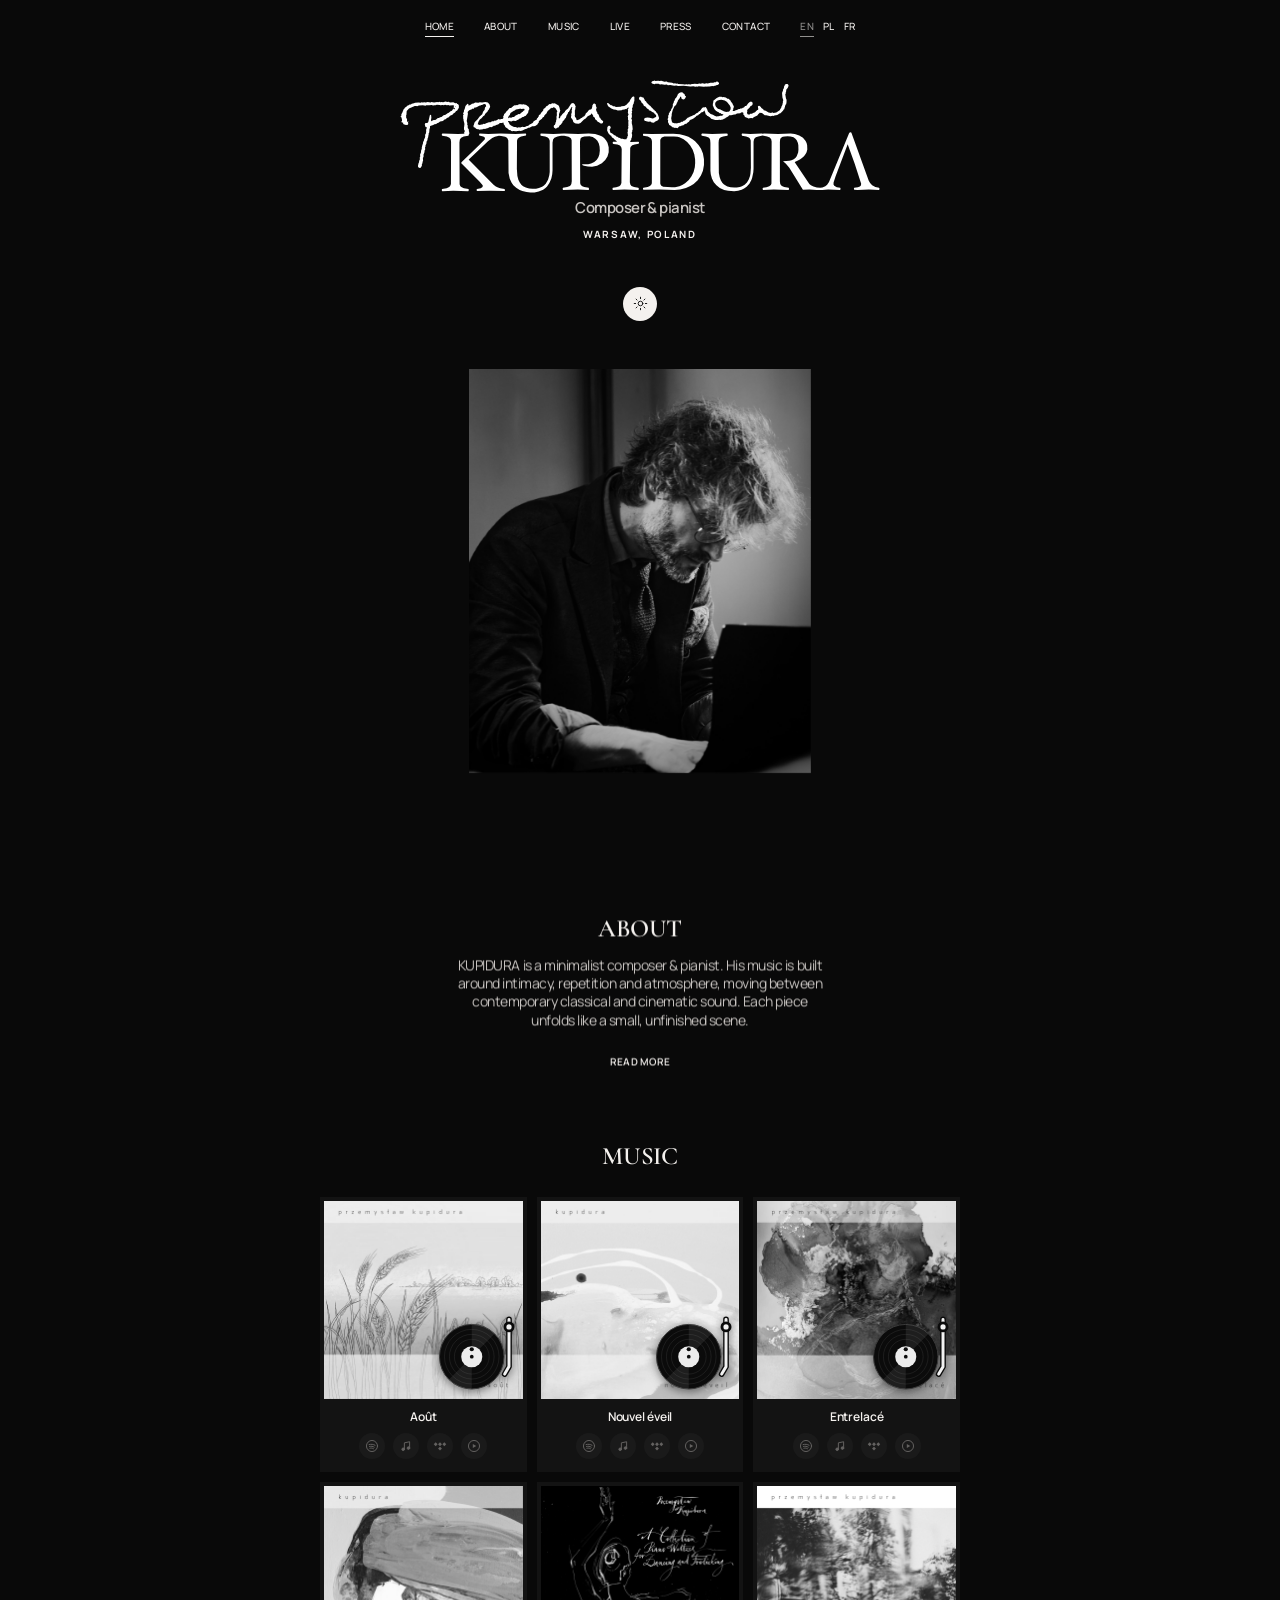
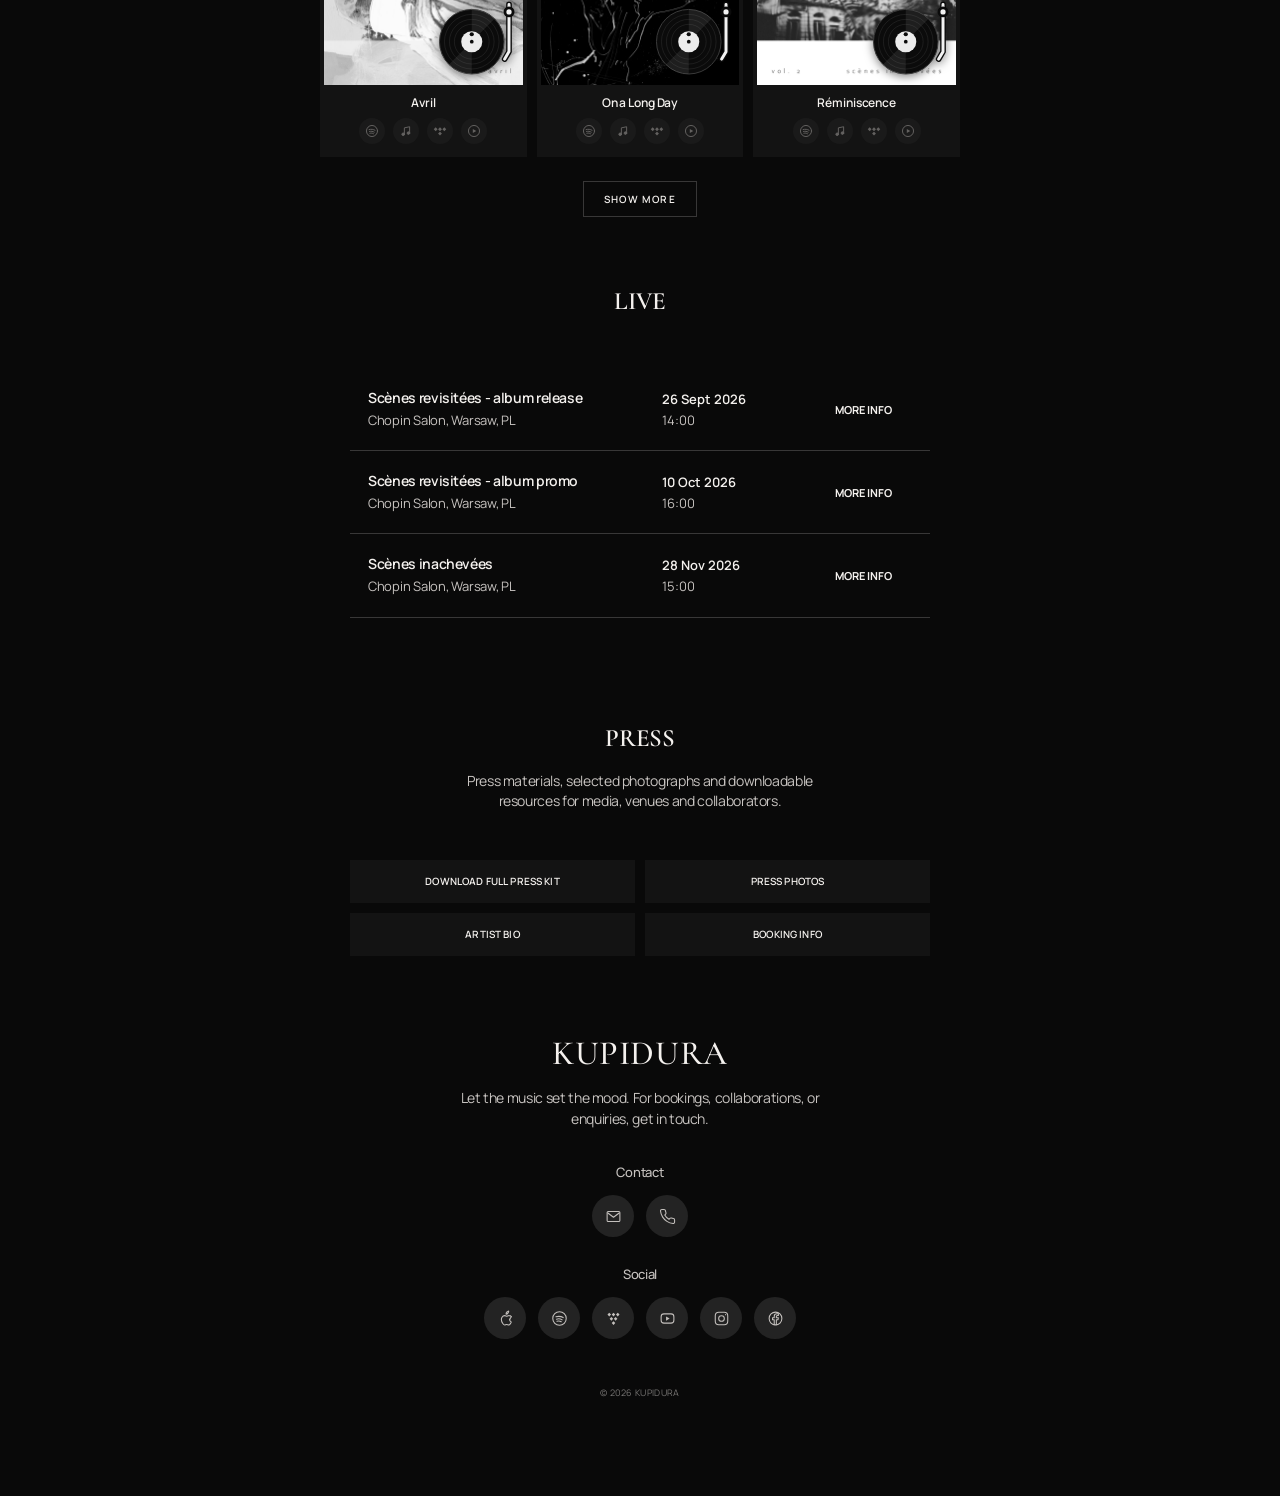
<file: index.html>
<!doctype html>
<html lang="en" data-theme="dark">
  <head>
    <meta charset="utf-8">
    <meta name="viewport" content="width=device-width, initial-scale=1">
    <meta name="theme-color" content="#090909">
    <meta name="description" content="Przemysław Kupidura — composer and pianist based in Warsaw, Poland.">
    <title>KUPIDURA — Composer &amp; Pianist</title>

    <link rel="alternate" hreflang="en" href="https://kupidura.music/">
    <link rel="alternate" hreflang="pl" href="https://kupidura.music/pl/">
    <link rel="alternate" hreflang="fr" href="https://kupidura.music/fr/">
    <link rel="alternate" hreflang="x-default" href="https://kupidura.music/">
    <link rel="preconnect" href="https://fonts.googleapis.com">
    <link rel="preconnect" href="https://fonts.gstatic.com" crossorigin>
    <link href="https://fonts.googleapis.com/css2?family=Cormorant+Garamond:wght@400;500;600&family=Manrope:wght@300;400;500;600;700&display=swap" rel="stylesheet">
    <script>
      document.documentElement.classList.add("js");
      try {
        var savedTheme = localStorage.getItem("kupidura-theme");
        if (savedTheme === "light" || savedTheme === "dark") {
          document.documentElement.dataset.theme = savedTheme;
        }
      } catch (error) {}
    </script>
    <link rel="stylesheet" href="styles.css">
    <script src="script.js" defer></script>
  </head>
  <body>
    <a class="skip-link" href="#main">Skip to content</a>

    <header class="site-header">
      <nav class="main-nav" aria-label="Main navigation">
        <a class="nav-link" href="#home" aria-current="page">HOME</a>
        <a class="nav-link" href="about.html">ABOUT</a>
        <a class="nav-link" href="#music">MUSIC</a>
        <a class="nav-link" href="#live">LIVE</a>
        <a class="nav-link" href="#press">PRESS</a>
        <a class="nav-link" href="#contact">CONTACT</a>

        <div class="language-switch" role="group" aria-label="Language">
          <span class="nav-link" lang="en" aria-current="page">EN</span>
          <a class="nav-link" href="pl/" hreflang="pl" lang="pl" aria-label="Polska wersja">PL</a>
          <a class="nav-link" href="fr/" hreflang="fr" lang="fr" aria-label="Version française">FR</a>
        </div>
      </nav>
    </header>

    <main id="main">
      <section class="hero" id="home" aria-labelledby="hero-title">
        <div class="hero-copy" data-scroll-motion="text">
          <h1 class="hero-wordmark" id="hero-title">
            <img src="assets/kupidura-logo.svg" alt="Przemysław Kupidura" width="1991" height="471">
          </h1>
          <p class="hero-role">Composer &amp; pianist</p>
          <p class="hero-location">WARSAW, POLAND</p>
        </div>

        <button class="theme-toggle" type="button" aria-label="Switch to light mode" data-scroll-motion="text">
          <span class="theme-icon" aria-hidden="true"></span>
        </button>

        <figure class="hero-photo" data-scroll-motion="photo">
          <img
            src="assets/kupidura-hero.jpg"
            alt="Przemysław Kupidura playing the piano"
            width="2711"
            height="4000"
            fetchpriority="high"
          >
        </figure>
      </section>

      <section class="about" id="about" aria-labelledby="about-title">
        <div class="about-copy" data-reveal data-scroll-motion="text">
          <h2 id="about-title">ABOUT</h2>
          <p class="about-summary">
            KUPIDURA is a minimalist composer &amp; pianist. His music is built around intimacy,
            repetition and atmosphere, moving between contemporary classical and cinematic sound.
            Each piece unfolds like a small, unfinished scene.
          </p>
          <a class="read-more" href="about.html">READ MORE</a>
        </div>
      </section>

      <section class="music" id="music" aria-labelledby="music-title">
        <div class="music-copy" data-reveal>
          <h2 id="music-title">MUSIC</h2>
          <ul class="track-grid" id="music-track-grid">
          <li class="track" data-audio="assets/music/aout.mp3">
            <button class="track-main" type="button" aria-label="Play: Août">
              <span class="track-cover">
                <img src="assets/music/covers/aout.jpg" alt="" width="800" height="800" loading="lazy" decoding="async">
                <span class="vinyl" aria-hidden="true"></span>
              </span>
              <span class="track-title">Août</span>
            </button>
            <div class="track-links">
              <a class="stream-link" data-platform="spotify" href="#" target="_blank" rel="noopener noreferrer" aria-label="Août on Spotify" title="Spotify"></a>
              <a class="stream-link" data-platform="apple-music" href="#" target="_blank" rel="noopener noreferrer" aria-label="Août on Apple Music" title="Apple Music"></a>
              <a class="stream-link" data-platform="tidal" href="#" target="_blank" rel="noopener noreferrer" aria-label="Août on TIDAL" title="TIDAL"></a>
              <a class="stream-link" data-platform="youtube-music" href="#" target="_blank" rel="noopener noreferrer" aria-label="Août on YouTube Music" title="YouTube Music"></a>
            </div>
          </li>
          <li class="track" data-audio="assets/music/nouvel-eveil.mp3">
            <button class="track-main" type="button" aria-label="Play: Nouvel éveil">
              <span class="track-cover">
                <img src="assets/music/covers/nouvel-eveil.jpg" alt="" width="800" height="800" loading="lazy" decoding="async">
                <span class="vinyl" aria-hidden="true"></span>
              </span>
              <span class="track-title">Nouvel éveil</span>
            </button>
            <div class="track-links">
              <a class="stream-link" data-platform="spotify" href="#" target="_blank" rel="noopener noreferrer" aria-label="Nouvel éveil on Spotify" title="Spotify"></a>
              <a class="stream-link" data-platform="apple-music" href="#" target="_blank" rel="noopener noreferrer" aria-label="Nouvel éveil on Apple Music" title="Apple Music"></a>
              <a class="stream-link" data-platform="tidal" href="#" target="_blank" rel="noopener noreferrer" aria-label="Nouvel éveil on TIDAL" title="TIDAL"></a>
              <a class="stream-link" data-platform="youtube-music" href="#" target="_blank" rel="noopener noreferrer" aria-label="Nouvel éveil on YouTube Music" title="YouTube Music"></a>
            </div>
          </li>
          <li class="track" data-audio="assets/music/entrelace.mp3">
            <button class="track-main" type="button" aria-label="Play: Entrelacé">
              <span class="track-cover">
                <img src="assets/music/covers/entrelace.jpg" alt="" width="800" height="800" loading="lazy" decoding="async">
                <span class="vinyl" aria-hidden="true"></span>
              </span>
              <span class="track-title">Entrelacé</span>
            </button>
            <div class="track-links">
              <a class="stream-link" data-platform="spotify" href="#" target="_blank" rel="noopener noreferrer" aria-label="Entrelacé on Spotify" title="Spotify"></a>
              <a class="stream-link" data-platform="apple-music" href="#" target="_blank" rel="noopener noreferrer" aria-label="Entrelacé on Apple Music" title="Apple Music"></a>
              <a class="stream-link" data-platform="tidal" href="#" target="_blank" rel="noopener noreferrer" aria-label="Entrelacé on TIDAL" title="TIDAL"></a>
              <a class="stream-link" data-platform="youtube-music" href="#" target="_blank" rel="noopener noreferrer" aria-label="Entrelacé on YouTube Music" title="YouTube Music"></a>
            </div>
          </li>
          <li class="track" data-audio="assets/music/avril.mp3">
            <button class="track-main" type="button" aria-label="Play: Avril">
              <span class="track-cover">
                <img src="assets/music/covers/avril.jpg" alt="" width="800" height="800" loading="lazy" decoding="async">
                <span class="vinyl" aria-hidden="true"></span>
              </span>
              <span class="track-title">Avril</span>
            </button>
            <div class="track-links">
              <a class="stream-link" data-platform="spotify" href="#" target="_blank" rel="noopener noreferrer" aria-label="Avril on Spotify" title="Spotify"></a>
              <a class="stream-link" data-platform="apple-music" href="#" target="_blank" rel="noopener noreferrer" aria-label="Avril on Apple Music" title="Apple Music"></a>
              <a class="stream-link" data-platform="tidal" href="#" target="_blank" rel="noopener noreferrer" aria-label="Avril on TIDAL" title="TIDAL"></a>
              <a class="stream-link" data-platform="youtube-music" href="#" target="_blank" rel="noopener noreferrer" aria-label="Avril on YouTube Music" title="YouTube Music"></a>
            </div>
          </li>
          <li class="track" data-audio="assets/music/on-a-long-day.mp3">
            <button class="track-main" type="button" aria-label="Play: On a Long Day">
              <span class="track-cover">
                <img src="assets/music/covers/on-a-long-day.jpg" alt="" width="800" height="800" loading="lazy" decoding="async">
                <span class="vinyl" aria-hidden="true"></span>
              </span>
              <span class="track-title">On a Long Day</span>
            </button>
            <div class="track-links">
              <a class="stream-link" data-platform="spotify" href="#" target="_blank" rel="noopener noreferrer" aria-label="On a Long Day on Spotify" title="Spotify"></a>
              <a class="stream-link" data-platform="apple-music" href="#" target="_blank" rel="noopener noreferrer" aria-label="On a Long Day on Apple Music" title="Apple Music"></a>
              <a class="stream-link" data-platform="tidal" href="#" target="_blank" rel="noopener noreferrer" aria-label="On a Long Day on TIDAL" title="TIDAL"></a>
              <a class="stream-link" data-platform="youtube-music" href="#" target="_blank" rel="noopener noreferrer" aria-label="On a Long Day on YouTube Music" title="YouTube Music"></a>
            </div>
          </li>
          <li class="track" data-audio="assets/music/reminiscence.mp3">
            <button class="track-main" type="button" aria-label="Play: Réminiscence">
              <span class="track-cover">
                <img src="assets/music/covers/reminiscence.jpg" alt="" width="800" height="800" loading="lazy" decoding="async">
                <span class="vinyl" aria-hidden="true"></span>
              </span>
              <span class="track-title">Réminiscence</span>
            </button>
            <div class="track-links">
              <a class="stream-link" data-platform="spotify" href="#" target="_blank" rel="noopener noreferrer" aria-label="Réminiscence on Spotify" title="Spotify"></a>
              <a class="stream-link" data-platform="apple-music" href="#" target="_blank" rel="noopener noreferrer" aria-label="Réminiscence on Apple Music" title="Apple Music"></a>
              <a class="stream-link" data-platform="tidal" href="#" target="_blank" rel="noopener noreferrer" aria-label="Réminiscence on TIDAL" title="TIDAL"></a>
              <a class="stream-link" data-platform="youtube-music" href="#" target="_blank" rel="noopener noreferrer" aria-label="Réminiscence on YouTube Music" title="YouTube Music"></a>
            </div>
          </li>
          </ul>
          <button class="load-more" type="button" aria-controls="more-tracks">SHOW MORE</button>
          <ul class="track-grid track-grid--extra" id="more-tracks" hidden>
          <li class="track-item">
            <span class="track-category">Ambient</span>
            <div class="track" data-audio="assets/music/infra-structura-9.mp3">
              <button class="track-main" type="button" aria-label="Play: infra structura #9">
                <span class="track-cover">
                  <img src="assets/music/covers/infra-structura-9.jpg" alt="" width="800" height="800" loading="lazy" decoding="async">
                  <span class="vinyl" aria-hidden="true"></span>
                </span>
                <span class="track-title">infra structura #9</span>
              </button>
              <div class="track-links">
                <a class="stream-link" data-platform="spotify" href="#" target="_blank" rel="noopener noreferrer" aria-label="infra structura #9 on Spotify" title="Spotify"></a>
                <a class="stream-link" data-platform="apple-music" href="#" target="_blank" rel="noopener noreferrer" aria-label="infra structura #9 on Apple Music" title="Apple Music"></a>
                <a class="stream-link" data-platform="tidal" href="#" target="_blank" rel="noopener noreferrer" aria-label="infra structura #9 on TIDAL" title="TIDAL"></a>
                <a class="stream-link" data-platform="youtube-music" href="#" target="_blank" rel="noopener noreferrer" aria-label="infra structura #9 on YouTube Music" title="YouTube Music"></a>
              </div>
            </div>
          </li>
          <li class="track-item">
            <span class="track-category">Collaboration</span>
            <div class="track" data-audio="assets/music/verglas.mp3">
              <button class="track-main" type="button" aria-label="Play: Verglas">
                <span class="track-cover">
                  <img src="assets/music/covers/verglas.png" alt="" width="800" height="800" loading="lazy" decoding="async">
                  <span class="vinyl" aria-hidden="true"></span>
                </span>
                <span class="track-title">Verglas</span>
                <span class="track-credit">with Magdalena Este</span>
              </button>
              <div class="track-links">
                <a class="stream-link" data-platform="spotify" href="#" target="_blank" rel="noopener noreferrer" aria-label="Verglas on Spotify" title="Spotify"></a>
                <a class="stream-link" data-platform="apple-music" href="#" target="_blank" rel="noopener noreferrer" aria-label="Verglas on Apple Music" title="Apple Music"></a>
                <a class="stream-link" data-platform="tidal" href="#" target="_blank" rel="noopener noreferrer" aria-label="Verglas on TIDAL" title="TIDAL"></a>
                <a class="stream-link" data-platform="youtube-music" href="#" target="_blank" rel="noopener noreferrer" aria-label="Verglas on YouTube Music" title="YouTube Music"></a>
              </div>
            </div>
          </li>
          <li class="track-item">
            <span class="track-category">Song</span>
            <div class="track" data-audio="assets/music/koniec-dnia.mp3">
              <button class="track-main" type="button" aria-label="Play: Koniec dnia">
                <span class="track-cover">
                  <img src="assets/music/covers/koniec-dnia.png" alt="" width="800" height="800" loading="lazy" decoding="async">
                  <span class="vinyl" aria-hidden="true"></span>
                </span>
                <span class="track-title">Koniec dnia</span>
              </button>
              <div class="track-links">
                <a class="stream-link" data-platform="spotify" href="#" target="_blank" rel="noopener noreferrer" aria-label="Koniec dnia on Spotify" title="Spotify"></a>
                <a class="stream-link" data-platform="apple-music" href="#" target="_blank" rel="noopener noreferrer" aria-label="Koniec dnia on Apple Music" title="Apple Music"></a>
                <a class="stream-link" data-platform="tidal" href="#" target="_blank" rel="noopener noreferrer" aria-label="Koniec dnia on TIDAL" title="TIDAL"></a>
                <a class="stream-link" data-platform="youtube-music" href="#" target="_blank" rel="noopener noreferrer" aria-label="Koniec dnia on YouTube Music" title="YouTube Music"></a>
              </div>
            </div>
          </li>
          </ul>
        </div>
      </section>

      <section class="live-section" id="live" aria-labelledby="live-title">
        <div class="section-panel live-panel">
          <h2 class="section-title" id="live-title" data-reveal>LIVE</h2>
          <div class="event-list"></div>
        </div>
      </section>

      <section class="press-section" id="press" aria-labelledby="press-title">
        <div class="section-panel">
          <h2 class="section-title" id="press-title" data-reveal>PRESS</h2>
          <p class="press-intro" data-reveal>
            Press materials, selected photographs and downloadable resources for media, venues and collaborators.
          </p>
          <div class="press-actions" data-reveal>
            <a class="press-action" href="press-kit/kupidura-press-kit.zip" download>DOWNLOAD FULL PRESS KIT</a>
            <a class="press-action" href="press-kit/kupidura-press-photos.zip" download>PRESS PHOTOS</a>
            <a class="press-action" href="press-kit/kupidura-artist-bio.txt" download>ARTIST BIO</a>
            <a class="press-action" href="mailto:contact@kupidura.music">BOOKING INFO</a>
          </div>
        </div>
      </section>

      <div class="announcement" role="status" aria-live="polite" hidden></div>
    </main>
    <footer class="site-footer" id="contact" aria-labelledby="footer-name">
      <h2 id="footer-name">KUPIDURA</h2>
      <p class="footer-intro">
        Let the music set the mood. For bookings, collaborations, or enquiries, get in touch.
      </p>

      <div class="footer-link-group">
        <h3>Contact</h3>
        <div class="about-link-row">
          <a class="profile-link" href="mailto:contact@kupidura.music" aria-label="Email contact@kupidura.music" title="Email">
            <svg viewBox="0 0 24 24" fill="none" stroke="currentColor" stroke-width="1.5" stroke-linecap="round" stroke-linejoin="round" aria-hidden="true">
              <rect x="3" y="5" width="18" height="14" rx="1.5"></rect><path d="m4 7 8 6 8-6"></path>
            </svg>
          </a>
          <a class="profile-link" href="tel:+48660369945" aria-label="Call +48 660 369 945" title="Phone">
              <svg viewBox="0 0 24 24" fill="none" stroke="currentColor" stroke-width="1.5" stroke-linecap="round" stroke-linejoin="round" aria-hidden="true">
                <path d="M22 16.92v3a2 2 0 0 1-2.18 2 19.79 19.79 0 0 1-8.63-3.07 19.5 19.5 0 0 1-6-6A19.79 19.79 0 0 1 2.12 4.18 2 2 0 0 1 4.11 2h3a2 2 0 0 1 2 1.72c.12.96.36 1.9.7 2.79a2 2 0 0 1-.45 2.11L8.09 9.91a16 16 0 0 0 6 6l1.27-1.27a2 2 0 0 1 2.11-.45c.89.34 1.83.58 2.79.7A2 2 0 0 1 22 16.92Z"></path>
              </svg>
            </a>
        </div>
      </div>

      <div class="footer-link-group footer-social-group">
        <h3>Social</h3>
        <div class="about-link-row">
          <a class="profile-link" href="https://music.apple.com/in/artist/kupidura/1835914619" target="_blank" rel="noopener noreferrer" aria-label="Apple Music" title="Apple Music">
            <svg viewBox="0 0 24 24" fill="none" stroke="currentColor" stroke-width="1.5" stroke-linecap="round" stroke-linejoin="round" aria-hidden="true">
              <path d="M15.4 4.4c.7-.8 1.2-1.8 1.1-2.9-1 .1-2 .7-2.7 1.5-.6.7-1.2 1.8-1 2.8 1 .1 2-.5 2.6-1.4Z"></path><path d="M18.6 12.8c0-2.1 1.7-3.1 1.8-3.2-1-1.5-2.6-1.7-3.2-1.7-1.4-.1-2.7.8-3.4.8s-1.8-.8-3-.8c-1.5 0-2.9.9-3.7 2.2-1.6 2.7-.4 6.8 1.1 9 .7 1 1.5 2.1 2.6 2.1 1 0 1.4-.7 2.8-.7s1.8.7 2.9.7 1.8-1 2.5-2c.8-1.1 1.1-2.2 1.1-2.2s-2.5-1-2.5-4.2Z"></path>
            </svg>
          </a>
          <a class="profile-link" href="https://open.spotify.com/artist/4rN70Nw0rWFULGiKsF0tiY" target="_blank" rel="noopener noreferrer" aria-label="Spotify" title="Spotify">
            <svg viewBox="0 0 24 24" fill="none" stroke="currentColor" stroke-width="1.5" stroke-linecap="round" aria-hidden="true">
              <circle cx="12" cy="12" r="9.5"></circle><path d="M7 9.6c3.6-1 7.2-.7 10.2 1.1M7.7 12.9c2.9-.8 5.6-.5 8.1 1M8.4 15.9c2.1-.6 4.2-.4 6.1.7"></path>
            </svg>
          </a>
          <a class="profile-link" href="https://tidal.com/artist/przemys%C5%82aw-kupidura/21528626" target="_blank" rel="noopener noreferrer" aria-label="TIDAL" title="TIDAL">
            <svg viewBox="0 0 24 24" fill="currentColor" aria-hidden="true">
              <path d="m6 4 2.5 2.5L6 9 3.5 6.5 6 4Zm6 0 2.5 2.5L12 9 9.5 6.5 12 4Zm6 0 2.5 2.5L18 9l-2.5-2.5L18 4ZM9 10l2.5 2.5L9 15l-2.5-2.5L9 10Zm6 0 2.5 2.5L15 15l-2.5-2.5L15 10Zm-3 6 2.5 2.5L12 21l-2.5-2.5L12 16Z"></path>
            </svg>
          </a>
          <a class="profile-link" href="https://music.youtube.com/channel/UC8s8rPPfpeNUm82EppSiUbw" target="_blank" rel="noopener noreferrer" aria-label="YouTube Music" title="YouTube Music">
            <svg viewBox="0 0 24 24" fill="none" stroke="currentColor" stroke-width="1.5" stroke-linecap="round" stroke-linejoin="round" aria-hidden="true">
              <rect x="3" y="5.5" width="18" height="13" rx="4"></rect><path d="m10 9 5 3-5 3V9Z" fill="currentColor" stroke="none"></path>
            </svg>
          </a>
          <a class="profile-link" href="https://www.instagram.com/kupidura.music/" target="_blank" rel="noopener noreferrer" aria-label="Instagram" title="Instagram">
            <svg viewBox="0 0 24 24" fill="none" stroke="currentColor" stroke-width="1.5" stroke-linecap="round" stroke-linejoin="round" aria-hidden="true">
              <rect x="3.2" y="3.2" width="17.6" height="17.6" rx="5"></rect><circle cx="12" cy="12" r="4"></circle><circle cx="17.8" cy="6.6" r=".8" fill="currentColor" stroke="none"></circle>
            </svg>
          </a>
          <a class="profile-link" href="https://www.facebook.com/kupidurakompozytor/" target="_blank" rel="noopener noreferrer" aria-label="Facebook" title="Facebook">
            <svg viewBox="0 0 24 24" fill="none" stroke="currentColor" stroke-width="1.5" stroke-linecap="round" stroke-linejoin="round" aria-hidden="true">
              <circle cx="12" cy="12" r="9"></circle><path d="M13.2 20.8v-7h2.4l.4-2.8h-2.8V9.2c0-.8.3-1.4 1.4-1.4h1.5V5.3c-.3 0-1.2-.1-2.2-.1-2.2 0-3.7 1.3-3.7 3.8V11H7.8v2.8h2.4v7"></path>
            </svg>
          </a>
        </div>
      </div>
      <p class="footer-copyright">© 2026 KUPIDURA</p>
    </footer>
  </body>
</html>
</file>
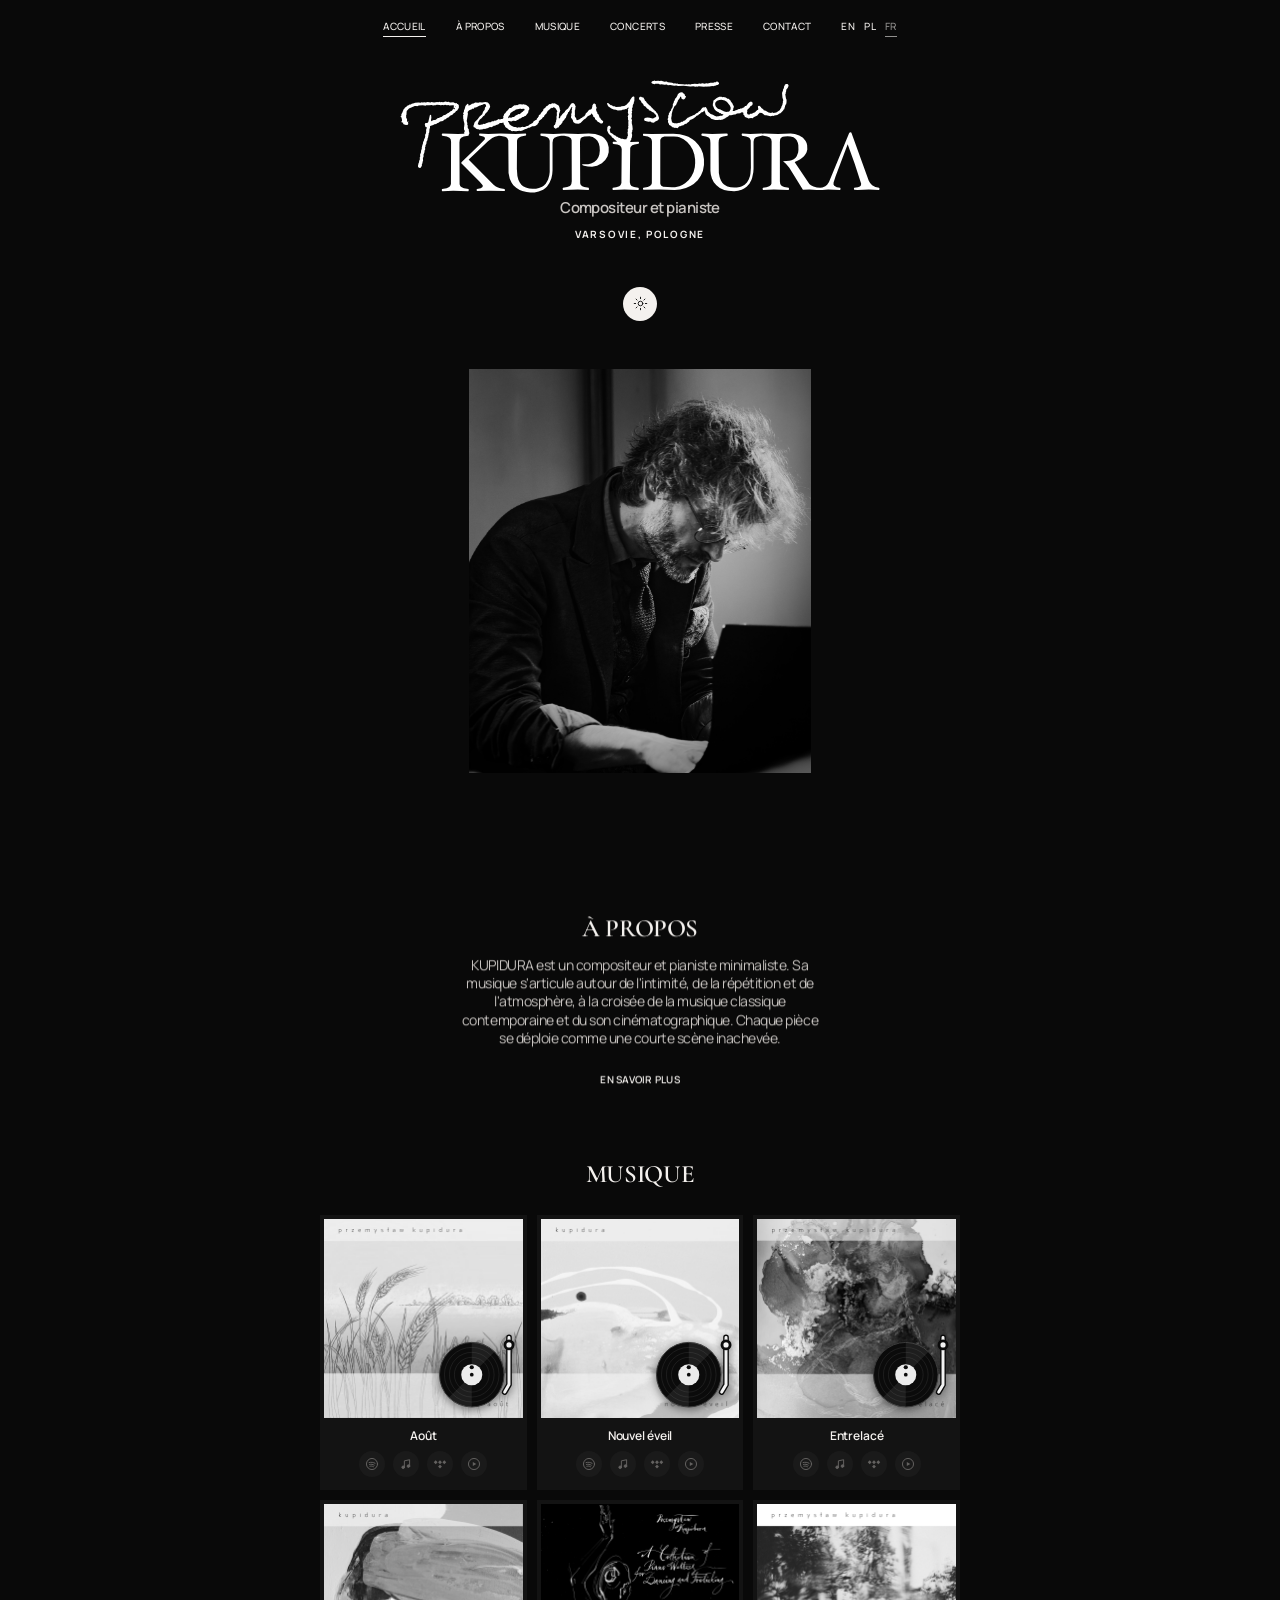
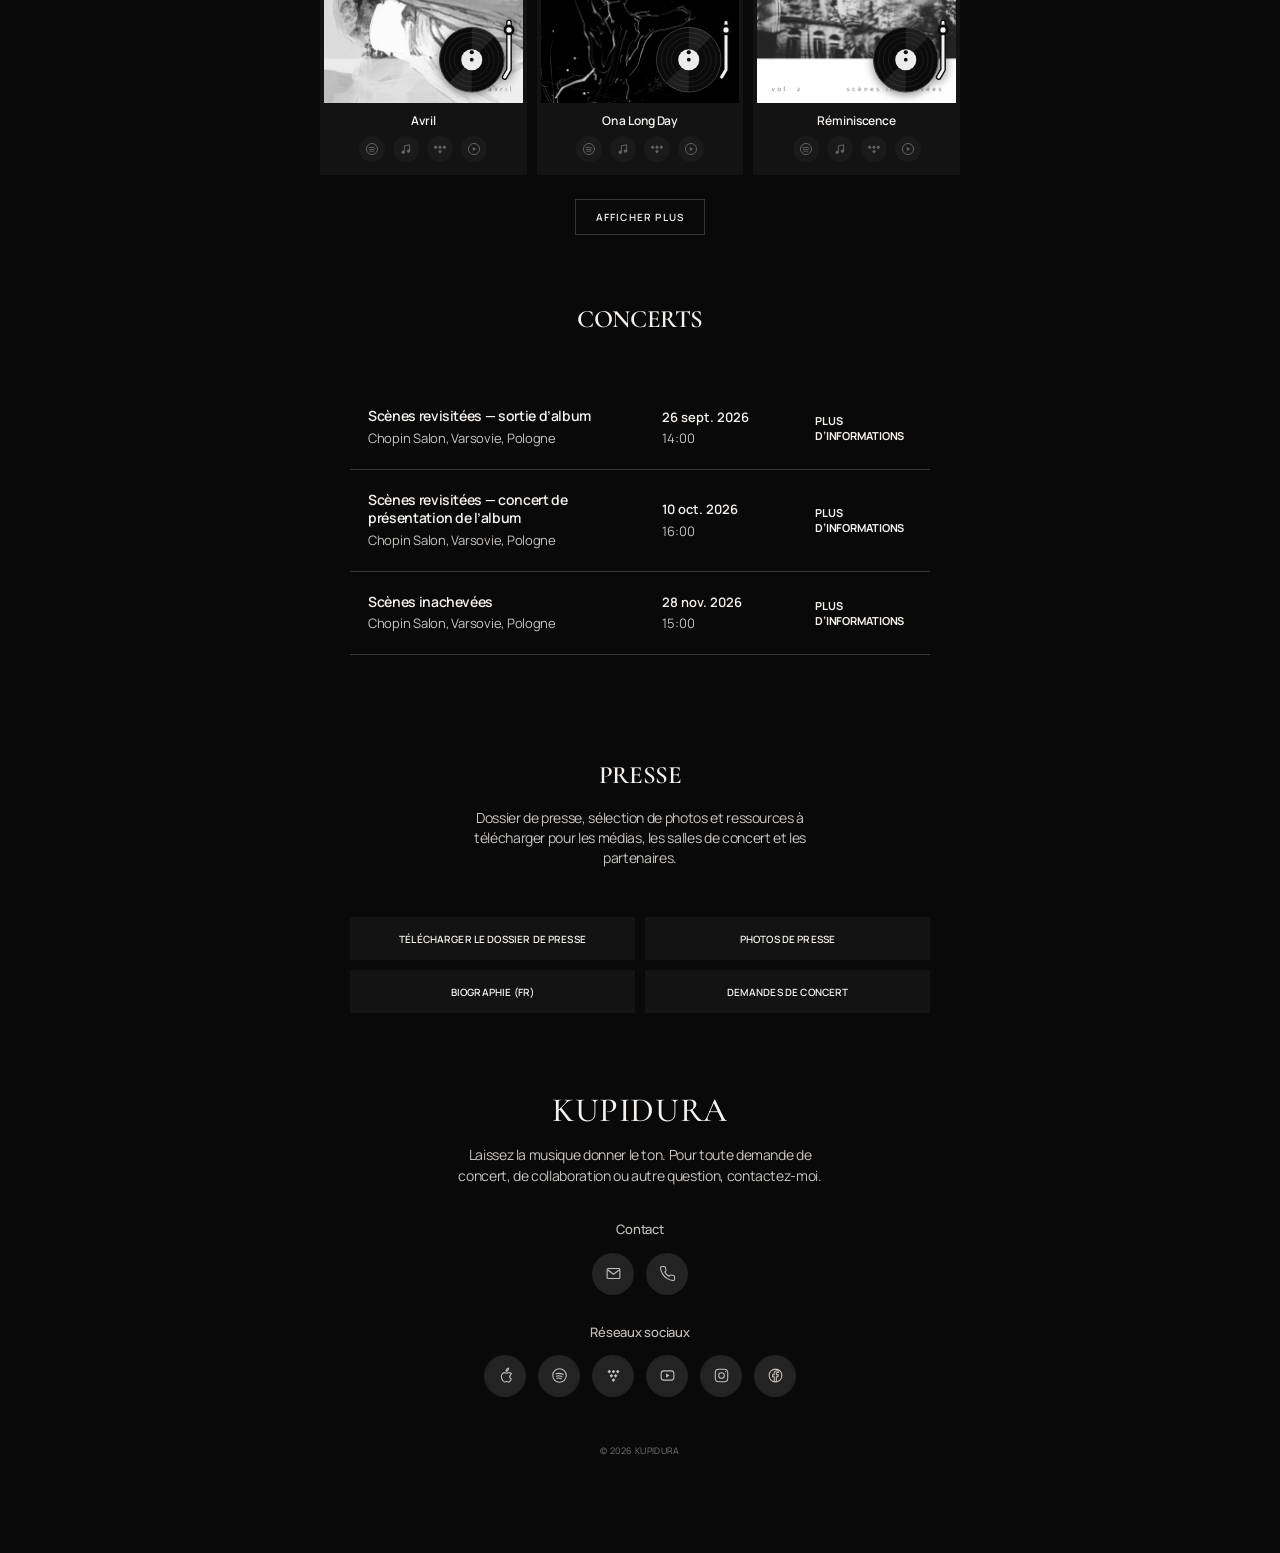
<file: fr/index.html>
<!doctype html>
<html lang="fr" data-theme="dark" data-site-root="../">
  <head>
    <meta charset="utf-8">
    <meta name="viewport" content="width=device-width, initial-scale=1">
    <meta name="theme-color" content="#090909">
    <meta name="description" content="Kupidura — compositeur et pianiste basé à Varsovie. Musique pour piano, concerts et dossier de presse.">
    <title>KUPIDURA — Compositeur et pianiste</title>

    <link rel="alternate" hreflang="en" href="https://kupidura.music/">
    <link rel="alternate" hreflang="pl" href="https://kupidura.music/pl/">
    <link rel="alternate" hreflang="fr" href="https://kupidura.music/fr/">
    <link rel="alternate" hreflang="x-default" href="https://kupidura.music/">
    <link rel="preconnect" href="https://fonts.googleapis.com">
    <link rel="preconnect" href="https://fonts.gstatic.com" crossorigin>
    <link href="https://fonts.googleapis.com/css2?family=Cormorant+Garamond:wght@400;500;600&family=Manrope:wght@300;400;500;600;700&display=swap" rel="stylesheet">
    <script>
      document.documentElement.classList.add("js");
      try {
        var savedTheme = localStorage.getItem("kupidura-theme");
        if (savedTheme === "light" || savedTheme === "dark") {
          document.documentElement.dataset.theme = savedTheme;
        }
      } catch (error) {}
    </script>
    <link rel="stylesheet" href="../styles.css">
    <script src="../script.js" defer></script>
  </head>
  <body>
    <a class="skip-link" href="#main">Aller au contenu</a>

    <header class="site-header">
      <nav class="main-nav" aria-label="Navigation principale">
        <a class="nav-link" href="#home" aria-current="page">ACCUEIL</a>
        <a class="nav-link" href="about.html">À PROPOS</a>
        <a class="nav-link" href="#music">MUSIQUE</a>
        <a class="nav-link" href="#live">CONCERTS</a>
        <a class="nav-link" href="#press">PRESSE</a>
        <a class="nav-link" href="#contact">CONTACT</a>

        <div class="language-switch" role="group" aria-label="Langue">
          <a class="nav-link" href="../" hreflang="en" lang="en" aria-label="Version anglaise">EN</a>
          <a class="nav-link" href="../pl/" hreflang="pl" lang="pl" aria-label="Version polonaise">PL</a>
          <span class="nav-link" lang="fr" aria-current="page">FR</span>
        </div>
      </nav>
    </header>

    <main id="main">
      <section class="hero" id="home" aria-labelledby="hero-title">
        <div class="hero-copy" data-scroll-motion="text">
          <h1 class="hero-wordmark" id="hero-title">
            <img src="../assets/kupidura-logo.svg" alt="Przemysław Kupidura" width="1991" height="471">
          </h1>
          <p class="hero-role">Compositeur et pianiste</p>
          <p class="hero-location">VARSOVIE, POLOGNE</p>
        </div>

        <button class="theme-toggle" type="button" aria-label="Passer au thème clair" data-scroll-motion="text">
          <span class="theme-icon" aria-hidden="true"></span>
        </button>

        <figure class="hero-photo" data-scroll-motion="photo">
          <img
            src="../assets/kupidura-hero.jpg"
            alt="Przemysław Kupidura jouant du piano"
            width="2711"
            height="4000"
            fetchpriority="high"
          >
        </figure>
      </section>

      <section class="about" id="about" aria-labelledby="about-title">
        <div class="about-copy" data-reveal data-scroll-motion="text">
          <h2 id="about-title">À PROPOS</h2>
          <p class="about-summary">
            KUPIDURA est un compositeur et pianiste minimaliste. Sa musique s'articule autour de l'intimité, de la répétition et de l'atmosphère, à la croisée de la musique classique contemporaine et du son cinématographique. Chaque pièce se déploie comme une courte scène inachevée.
          </p>
          <a class="read-more" href="about.html">EN SAVOIR PLUS</a>
        </div>
      </section>

      <section class="music" id="music" aria-labelledby="music-title">
        <div class="music-copy" data-reveal>
          <h2 id="music-title">MUSIQUE</h2>
          <ul class="track-grid" id="music-track-grid">
          <li class="track" data-audio="../assets/music/aout.mp3">
            <button class="track-main" type="button" aria-label="Lire : Août">
              <span class="track-cover">
                <img src="../assets/music/covers/aout.jpg" alt="" width="800" height="800" loading="lazy" decoding="async">
                <span class="vinyl" aria-hidden="true"></span>
              </span>
              <span class="track-title">Août</span>
            </button>
            <div class="track-links">
              <a class="stream-link" data-platform="spotify" href="#" target="_blank" rel="noopener noreferrer" aria-label="Août sur Spotify" title="Spotify"></a>
              <a class="stream-link" data-platform="apple-music" href="#" target="_blank" rel="noopener noreferrer" aria-label="Août sur Apple Music" title="Apple Music"></a>
              <a class="stream-link" data-platform="tidal" href="#" target="_blank" rel="noopener noreferrer" aria-label="Août sur TIDAL" title="TIDAL"></a>
              <a class="stream-link" data-platform="youtube-music" href="#" target="_blank" rel="noopener noreferrer" aria-label="Août sur YouTube Music" title="YouTube Music"></a>
            </div>
          </li>
          <li class="track" data-audio="../assets/music/nouvel-eveil.mp3">
            <button class="track-main" type="button" aria-label="Lire : Nouvel éveil">
              <span class="track-cover">
                <img src="../assets/music/covers/nouvel-eveil.jpg" alt="" width="800" height="800" loading="lazy" decoding="async">
                <span class="vinyl" aria-hidden="true"></span>
              </span>
              <span class="track-title">Nouvel éveil</span>
            </button>
            <div class="track-links">
              <a class="stream-link" data-platform="spotify" href="#" target="_blank" rel="noopener noreferrer" aria-label="Nouvel éveil sur Spotify" title="Spotify"></a>
              <a class="stream-link" data-platform="apple-music" href="#" target="_blank" rel="noopener noreferrer" aria-label="Nouvel éveil sur Apple Music" title="Apple Music"></a>
              <a class="stream-link" data-platform="tidal" href="#" target="_blank" rel="noopener noreferrer" aria-label="Nouvel éveil sur TIDAL" title="TIDAL"></a>
              <a class="stream-link" data-platform="youtube-music" href="#" target="_blank" rel="noopener noreferrer" aria-label="Nouvel éveil sur YouTube Music" title="YouTube Music"></a>
            </div>
          </li>
          <li class="track" data-audio="../assets/music/entrelace.mp3">
            <button class="track-main" type="button" aria-label="Lire : Entrelacé">
              <span class="track-cover">
                <img src="../assets/music/covers/entrelace.jpg" alt="" width="800" height="800" loading="lazy" decoding="async">
                <span class="vinyl" aria-hidden="true"></span>
              </span>
              <span class="track-title">Entrelacé</span>
            </button>
            <div class="track-links">
              <a class="stream-link" data-platform="spotify" href="#" target="_blank" rel="noopener noreferrer" aria-label="Entrelacé sur Spotify" title="Spotify"></a>
              <a class="stream-link" data-platform="apple-music" href="#" target="_blank" rel="noopener noreferrer" aria-label="Entrelacé sur Apple Music" title="Apple Music"></a>
              <a class="stream-link" data-platform="tidal" href="#" target="_blank" rel="noopener noreferrer" aria-label="Entrelacé sur TIDAL" title="TIDAL"></a>
              <a class="stream-link" data-platform="youtube-music" href="#" target="_blank" rel="noopener noreferrer" aria-label="Entrelacé sur YouTube Music" title="YouTube Music"></a>
            </div>
          </li>
          <li class="track" data-audio="../assets/music/avril.mp3">
            <button class="track-main" type="button" aria-label="Lire : Avril">
              <span class="track-cover">
                <img src="../assets/music/covers/avril.jpg" alt="" width="800" height="800" loading="lazy" decoding="async">
                <span class="vinyl" aria-hidden="true"></span>
              </span>
              <span class="track-title">Avril</span>
            </button>
            <div class="track-links">
              <a class="stream-link" data-platform="spotify" href="#" target="_blank" rel="noopener noreferrer" aria-label="Avril sur Spotify" title="Spotify"></a>
              <a class="stream-link" data-platform="apple-music" href="#" target="_blank" rel="noopener noreferrer" aria-label="Avril sur Apple Music" title="Apple Music"></a>
              <a class="stream-link" data-platform="tidal" href="#" target="_blank" rel="noopener noreferrer" aria-label="Avril sur TIDAL" title="TIDAL"></a>
              <a class="stream-link" data-platform="youtube-music" href="#" target="_blank" rel="noopener noreferrer" aria-label="Avril sur YouTube Music" title="YouTube Music"></a>
            </div>
          </li>
          <li class="track" data-audio="../assets/music/on-a-long-day.mp3">
            <button class="track-main" type="button" aria-label="Lire : On a Long Day">
              <span class="track-cover">
                <img src="../assets/music/covers/on-a-long-day.jpg" alt="" width="800" height="800" loading="lazy" decoding="async">
                <span class="vinyl" aria-hidden="true"></span>
              </span>
              <span class="track-title">On a Long Day</span>
            </button>
            <div class="track-links">
              <a class="stream-link" data-platform="spotify" href="#" target="_blank" rel="noopener noreferrer" aria-label="On a Long Day sur Spotify" title="Spotify"></a>
              <a class="stream-link" data-platform="apple-music" href="#" target="_blank" rel="noopener noreferrer" aria-label="On a Long Day sur Apple Music" title="Apple Music"></a>
              <a class="stream-link" data-platform="tidal" href="#" target="_blank" rel="noopener noreferrer" aria-label="On a Long Day sur TIDAL" title="TIDAL"></a>
              <a class="stream-link" data-platform="youtube-music" href="#" target="_blank" rel="noopener noreferrer" aria-label="On a Long Day sur YouTube Music" title="YouTube Music"></a>
            </div>
          </li>
          <li class="track" data-audio="../assets/music/reminiscence.mp3">
            <button class="track-main" type="button" aria-label="Lire : Réminiscence">
              <span class="track-cover">
                <img src="../assets/music/covers/reminiscence.jpg" alt="" width="800" height="800" loading="lazy" decoding="async">
                <span class="vinyl" aria-hidden="true"></span>
              </span>
              <span class="track-title">Réminiscence</span>
            </button>
            <div class="track-links">
              <a class="stream-link" data-platform="spotify" href="#" target="_blank" rel="noopener noreferrer" aria-label="Réminiscence sur Spotify" title="Spotify"></a>
              <a class="stream-link" data-platform="apple-music" href="#" target="_blank" rel="noopener noreferrer" aria-label="Réminiscence sur Apple Music" title="Apple Music"></a>
              <a class="stream-link" data-platform="tidal" href="#" target="_blank" rel="noopener noreferrer" aria-label="Réminiscence sur TIDAL" title="TIDAL"></a>
              <a class="stream-link" data-platform="youtube-music" href="#" target="_blank" rel="noopener noreferrer" aria-label="Réminiscence sur YouTube Music" title="YouTube Music"></a>
            </div>
          </li>
          </ul>
          <button class="load-more" type="button" aria-controls="more-tracks">AFFICHER PLUS</button>
          <ul class="track-grid track-grid--extra" id="more-tracks" hidden>
          <li class="track-item">
            <span class="track-category">Ambient</span>
            <div class="track" data-audio="../assets/music/infra-structura-9.mp3">
              <button class="track-main" type="button" aria-label="Lire : infra structura #9">
                <span class="track-cover">
                  <img src="../assets/music/covers/infra-structura-9.jpg" alt="" width="800" height="800" loading="lazy" decoding="async">
                  <span class="vinyl" aria-hidden="true"></span>
                </span>
                <span class="track-title">infra structura #9</span>
              </button>
              <div class="track-links">
                <a class="stream-link" data-platform="spotify" href="#" target="_blank" rel="noopener noreferrer" aria-label="infra structura #9 sur Spotify" title="Spotify"></a>
                <a class="stream-link" data-platform="apple-music" href="#" target="_blank" rel="noopener noreferrer" aria-label="infra structura #9 sur Apple Music" title="Apple Music"></a>
                <a class="stream-link" data-platform="tidal" href="#" target="_blank" rel="noopener noreferrer" aria-label="infra structura #9 sur TIDAL" title="TIDAL"></a>
                <a class="stream-link" data-platform="youtube-music" href="#" target="_blank" rel="noopener noreferrer" aria-label="infra structura #9 sur YouTube Music" title="YouTube Music"></a>
              </div>
            </div>
          </li>
          <li class="track-item">
            <span class="track-category">Collaboration</span>
            <div class="track" data-audio="../assets/music/verglas.mp3">
              <button class="track-main" type="button" aria-label="Lire : Verglas">
                <span class="track-cover">
                  <img src="../assets/music/covers/verglas.png" alt="" width="800" height="800" loading="lazy" decoding="async">
                  <span class="vinyl" aria-hidden="true"></span>
                </span>
                <span class="track-title">Verglas</span>
                <span class="track-credit">avec Magdalena Este</span>
              </button>
              <div class="track-links">
                <a class="stream-link" data-platform="spotify" href="#" target="_blank" rel="noopener noreferrer" aria-label="Verglas sur Spotify" title="Spotify"></a>
                <a class="stream-link" data-platform="apple-music" href="#" target="_blank" rel="noopener noreferrer" aria-label="Verglas sur Apple Music" title="Apple Music"></a>
                <a class="stream-link" data-platform="tidal" href="#" target="_blank" rel="noopener noreferrer" aria-label="Verglas sur TIDAL" title="TIDAL"></a>
                <a class="stream-link" data-platform="youtube-music" href="#" target="_blank" rel="noopener noreferrer" aria-label="Verglas sur YouTube Music" title="YouTube Music"></a>
              </div>
            </div>
          </li>
          <li class="track-item">
            <span class="track-category">Chanson</span>
            <div class="track" data-audio="../assets/music/koniec-dnia.mp3">
              <button class="track-main" type="button" aria-label="Lire : Koniec dnia">
                <span class="track-cover">
                  <img src="../assets/music/covers/koniec-dnia.png" alt="" width="800" height="800" loading="lazy" decoding="async">
                  <span class="vinyl" aria-hidden="true"></span>
                </span>
                <span class="track-title">Koniec dnia</span>
              </button>
              <div class="track-links">
                <a class="stream-link" data-platform="spotify" href="#" target="_blank" rel="noopener noreferrer" aria-label="Koniec dnia sur Spotify" title="Spotify"></a>
                <a class="stream-link" data-platform="apple-music" href="#" target="_blank" rel="noopener noreferrer" aria-label="Koniec dnia sur Apple Music" title="Apple Music"></a>
                <a class="stream-link" data-platform="tidal" href="#" target="_blank" rel="noopener noreferrer" aria-label="Koniec dnia sur TIDAL" title="TIDAL"></a>
                <a class="stream-link" data-platform="youtube-music" href="#" target="_blank" rel="noopener noreferrer" aria-label="Koniec dnia sur YouTube Music" title="YouTube Music"></a>
              </div>
            </div>
          </li>
          </ul>
        </div>
      </section>

      <section class="live-section" id="live" aria-labelledby="live-title">
        <div class="section-panel live-panel">
          <h2 class="section-title" id="live-title" data-reveal>CONCERTS</h2>
          <div class="event-list"></div>
        </div>
      </section>

      <section class="press-section" id="press" aria-labelledby="press-title">
        <div class="section-panel">
          <h2 class="section-title" id="press-title" data-reveal>PRESSE</h2>
          <p class="press-intro" data-reveal>
            Dossier de presse, sélection de photos et ressources à télécharger pour les médias, les salles de concert et les partenaires.
          </p>
          <div class="press-actions" data-reveal>
            <a class="press-action" href="../press-kit/kupidura-press-kit.zip" download>TÉLÉCHARGER LE DOSSIER DE PRESSE</a>
            <a class="press-action" href="../press-kit/kupidura-press-photos.zip" download>PHOTOS DE PRESSE</a>
            <a class="press-action" href="../press-kit/kupidura-artist-bio-fr.txt" download>BIOGRAPHIE (FR)</a>
            <a class="press-action" href="mailto:contact@kupidura.music">DEMANDES DE CONCERT</a>
          </div>
        </div>
      </section>

      <div class="announcement" role="status" aria-live="polite" hidden></div>
    </main>
    <footer class="site-footer" id="contact" aria-labelledby="footer-name">
      <h2 id="footer-name">KUPIDURA</h2>
      <p class="footer-intro">
        Laissez la musique donner le ton. Pour toute demande de concert, de collaboration ou autre question, contactez-moi.
      </p>

      <div class="footer-link-group">
        <h3>Contact</h3>
        <div class="about-link-row">
          <a class="profile-link" href="mailto:contact@kupidura.music" aria-label="E-mail contact@kupidura.music" title="E-mail">
            <svg viewBox="0 0 24 24" fill="none" stroke="currentColor" stroke-width="1.5" stroke-linecap="round" stroke-linejoin="round" aria-hidden="true">
              <rect x="3" y="5" width="18" height="14" rx="1.5"></rect><path d="m4 7 8 6 8-6"></path>
            </svg>
          </a>
          <a class="profile-link" href="tel:+48660369945" aria-label="Appeler le +48 660 369 945" title="Téléphone">
              <svg viewBox="0 0 24 24" fill="none" stroke="currentColor" stroke-width="1.5" stroke-linecap="round" stroke-linejoin="round" aria-hidden="true">
                <path d="M22 16.92v3a2 2 0 0 1-2.18 2 19.79 19.79 0 0 1-8.63-3.07 19.5 19.5 0 0 1-6-6A19.79 19.79 0 0 1 2.12 4.18 2 2 0 0 1 4.11 2h3a2 2 0 0 1 2 1.72c.12.96.36 1.9.7 2.79a2 2 0 0 1-.45 2.11L8.09 9.91a16 16 0 0 0 6 6l1.27-1.27a2 2 0 0 1 2.11-.45c.89.34 1.83.58 2.79.7A2 2 0 0 1 22 16.92Z"></path>
              </svg>
            </a>
        </div>
      </div>

      <div class="footer-link-group footer-social-group">
        <h3>Réseaux sociaux</h3>
        <div class="about-link-row">
          <a class="profile-link" href="https://music.apple.com/in/artist/kupidura/1835914619" target="_blank" rel="noopener noreferrer" aria-label="Apple Music" title="Apple Music">
            <svg viewBox="0 0 24 24" fill="none" stroke="currentColor" stroke-width="1.5" stroke-linecap="round" stroke-linejoin="round" aria-hidden="true">
              <path d="M15.4 4.4c.7-.8 1.2-1.8 1.1-2.9-1 .1-2 .7-2.7 1.5-.6.7-1.2 1.8-1 2.8 1 .1 2-.5 2.6-1.4Z"></path><path d="M18.6 12.8c0-2.1 1.7-3.1 1.8-3.2-1-1.5-2.6-1.7-3.2-1.7-1.4-.1-2.7.8-3.4.8s-1.8-.8-3-.8c-1.5 0-2.9.9-3.7 2.2-1.6 2.7-.4 6.8 1.1 9 .7 1 1.5 2.1 2.6 2.1 1 0 1.4-.7 2.8-.7s1.8.7 2.9.7 1.8-1 2.5-2c.8-1.1 1.1-2.2 1.1-2.2s-2.5-1-2.5-4.2Z"></path>
            </svg>
          </a>
          <a class="profile-link" href="https://open.spotify.com/artist/4rN70Nw0rWFULGiKsF0tiY" target="_blank" rel="noopener noreferrer" aria-label="Spotify" title="Spotify">
            <svg viewBox="0 0 24 24" fill="none" stroke="currentColor" stroke-width="1.5" stroke-linecap="round" aria-hidden="true">
              <circle cx="12" cy="12" r="9.5"></circle><path d="M7 9.6c3.6-1 7.2-.7 10.2 1.1M7.7 12.9c2.9-.8 5.6-.5 8.1 1M8.4 15.9c2.1-.6 4.2-.4 6.1.7"></path>
            </svg>
          </a>
          <a class="profile-link" href="https://tidal.com/artist/przemys%C5%82aw-kupidura/21528626" target="_blank" rel="noopener noreferrer" aria-label="TIDAL" title="TIDAL">
            <svg viewBox="0 0 24 24" fill="currentColor" aria-hidden="true">
              <path d="m6 4 2.5 2.5L6 9 3.5 6.5 6 4Zm6 0 2.5 2.5L12 9 9.5 6.5 12 4Zm6 0 2.5 2.5L18 9l-2.5-2.5L18 4ZM9 10l2.5 2.5L9 15l-2.5-2.5L9 10Zm6 0 2.5 2.5L15 15l-2.5-2.5L15 10Zm-3 6 2.5 2.5L12 21l-2.5-2.5L12 16Z"></path>
            </svg>
          </a>
          <a class="profile-link" href="https://music.youtube.com/channel/UC8s8rPPfpeNUm82EppSiUbw" target="_blank" rel="noopener noreferrer" aria-label="YouTube Music" title="YouTube Music">
            <svg viewBox="0 0 24 24" fill="none" stroke="currentColor" stroke-width="1.5" stroke-linecap="round" stroke-linejoin="round" aria-hidden="true">
              <rect x="3" y="5.5" width="18" height="13" rx="4"></rect><path d="m10 9 5 3-5 3V9Z" fill="currentColor" stroke="none"></path>
            </svg>
          </a>
          <a class="profile-link" href="https://www.instagram.com/kupidura.music/" target="_blank" rel="noopener noreferrer" aria-label="Instagram" title="Instagram">
            <svg viewBox="0 0 24 24" fill="none" stroke="currentColor" stroke-width="1.5" stroke-linecap="round" stroke-linejoin="round" aria-hidden="true">
              <rect x="3.2" y="3.2" width="17.6" height="17.6" rx="5"></rect><circle cx="12" cy="12" r="4"></circle><circle cx="17.8" cy="6.6" r=".8" fill="currentColor" stroke="none"></circle>
            </svg>
          </a>
          <a class="profile-link" href="https://www.facebook.com/kupidurakompozytor/" target="_blank" rel="noopener noreferrer" aria-label="Facebook" title="Facebook">
            <svg viewBox="0 0 24 24" fill="none" stroke="currentColor" stroke-width="1.5" stroke-linecap="round" stroke-linejoin="round" aria-hidden="true">
              <circle cx="12" cy="12" r="9"></circle><path d="M13.2 20.8v-7h2.4l.4-2.8h-2.8V9.2c0-.8.3-1.4 1.4-1.4h1.5V5.3c-.3 0-1.2-.1-2.2-.1-2.2 0-3.7 1.3-3.7 3.8V11H7.8v2.8h2.4v7"></path>
            </svg>
          </a>
        </div>
      </div>
      <p class="footer-copyright">© 2026 KUPIDURA</p>
    </footer>
  </body>
</html>
</file>
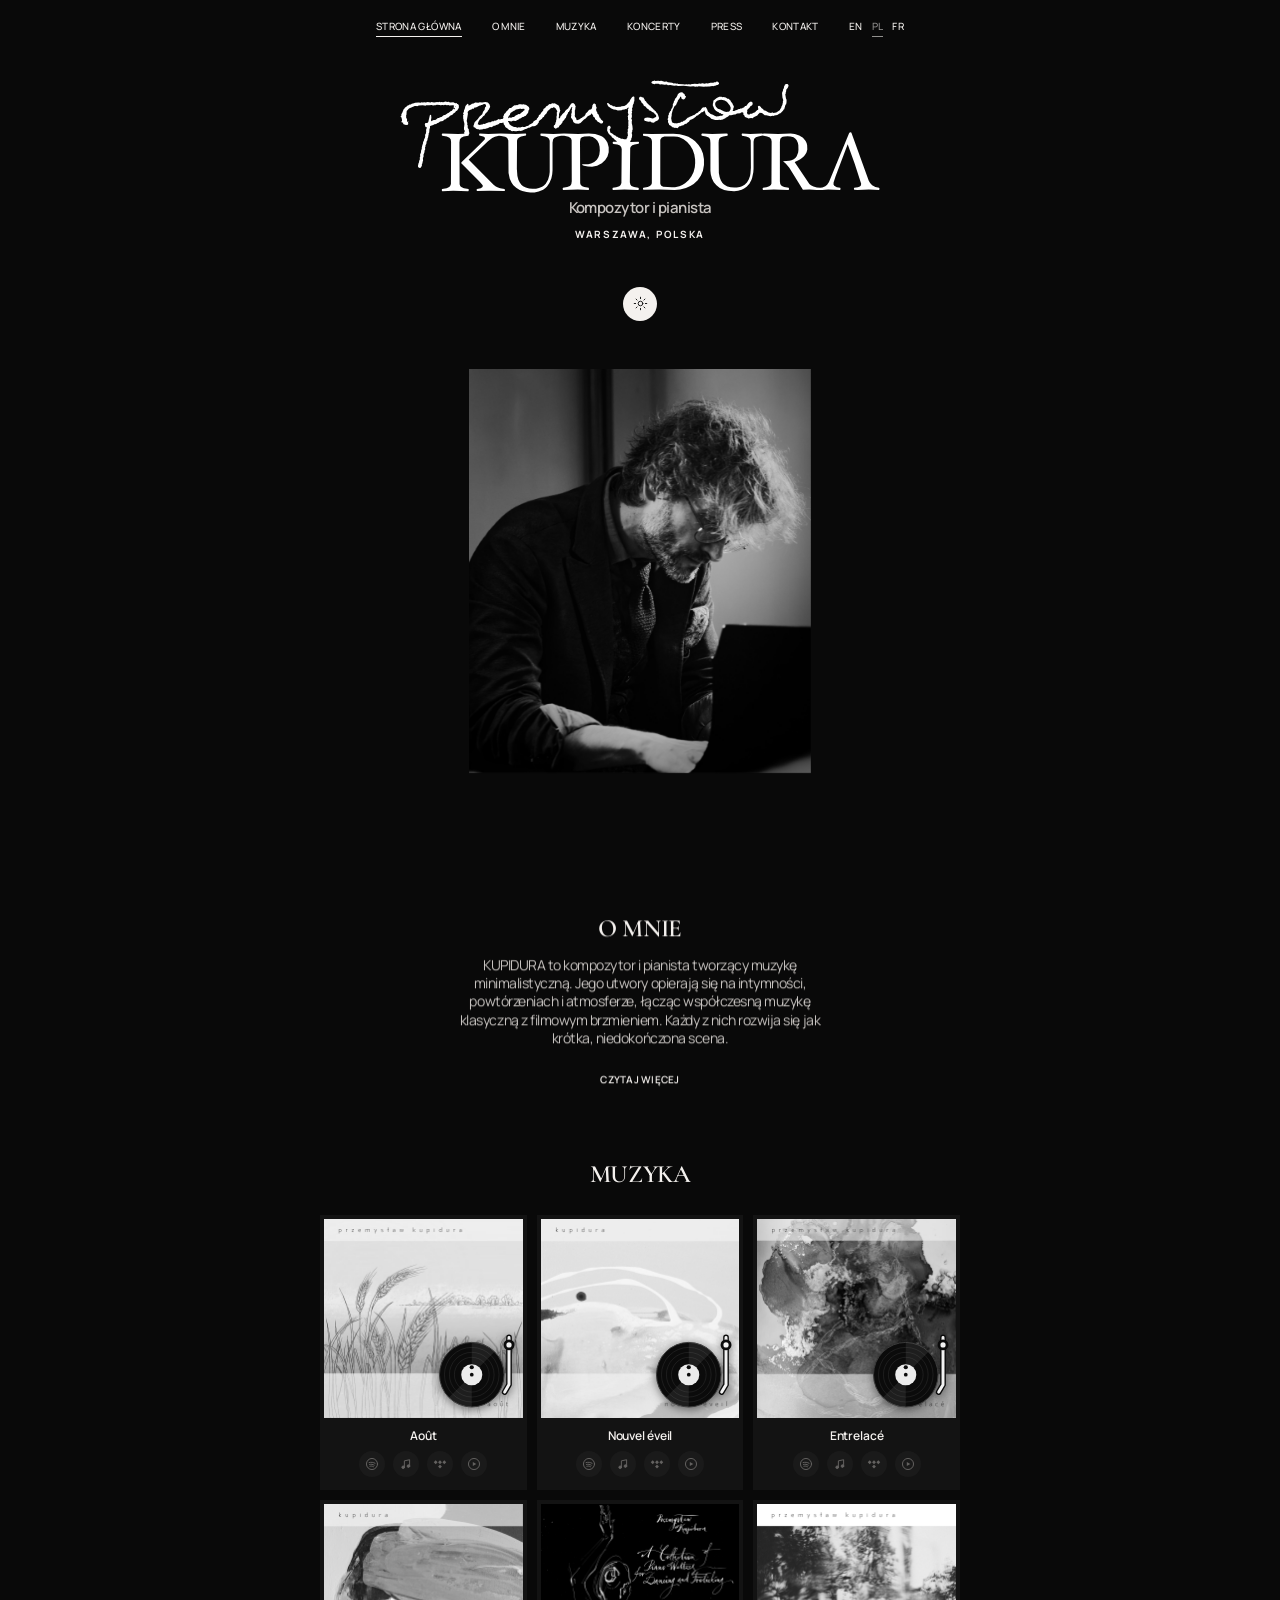
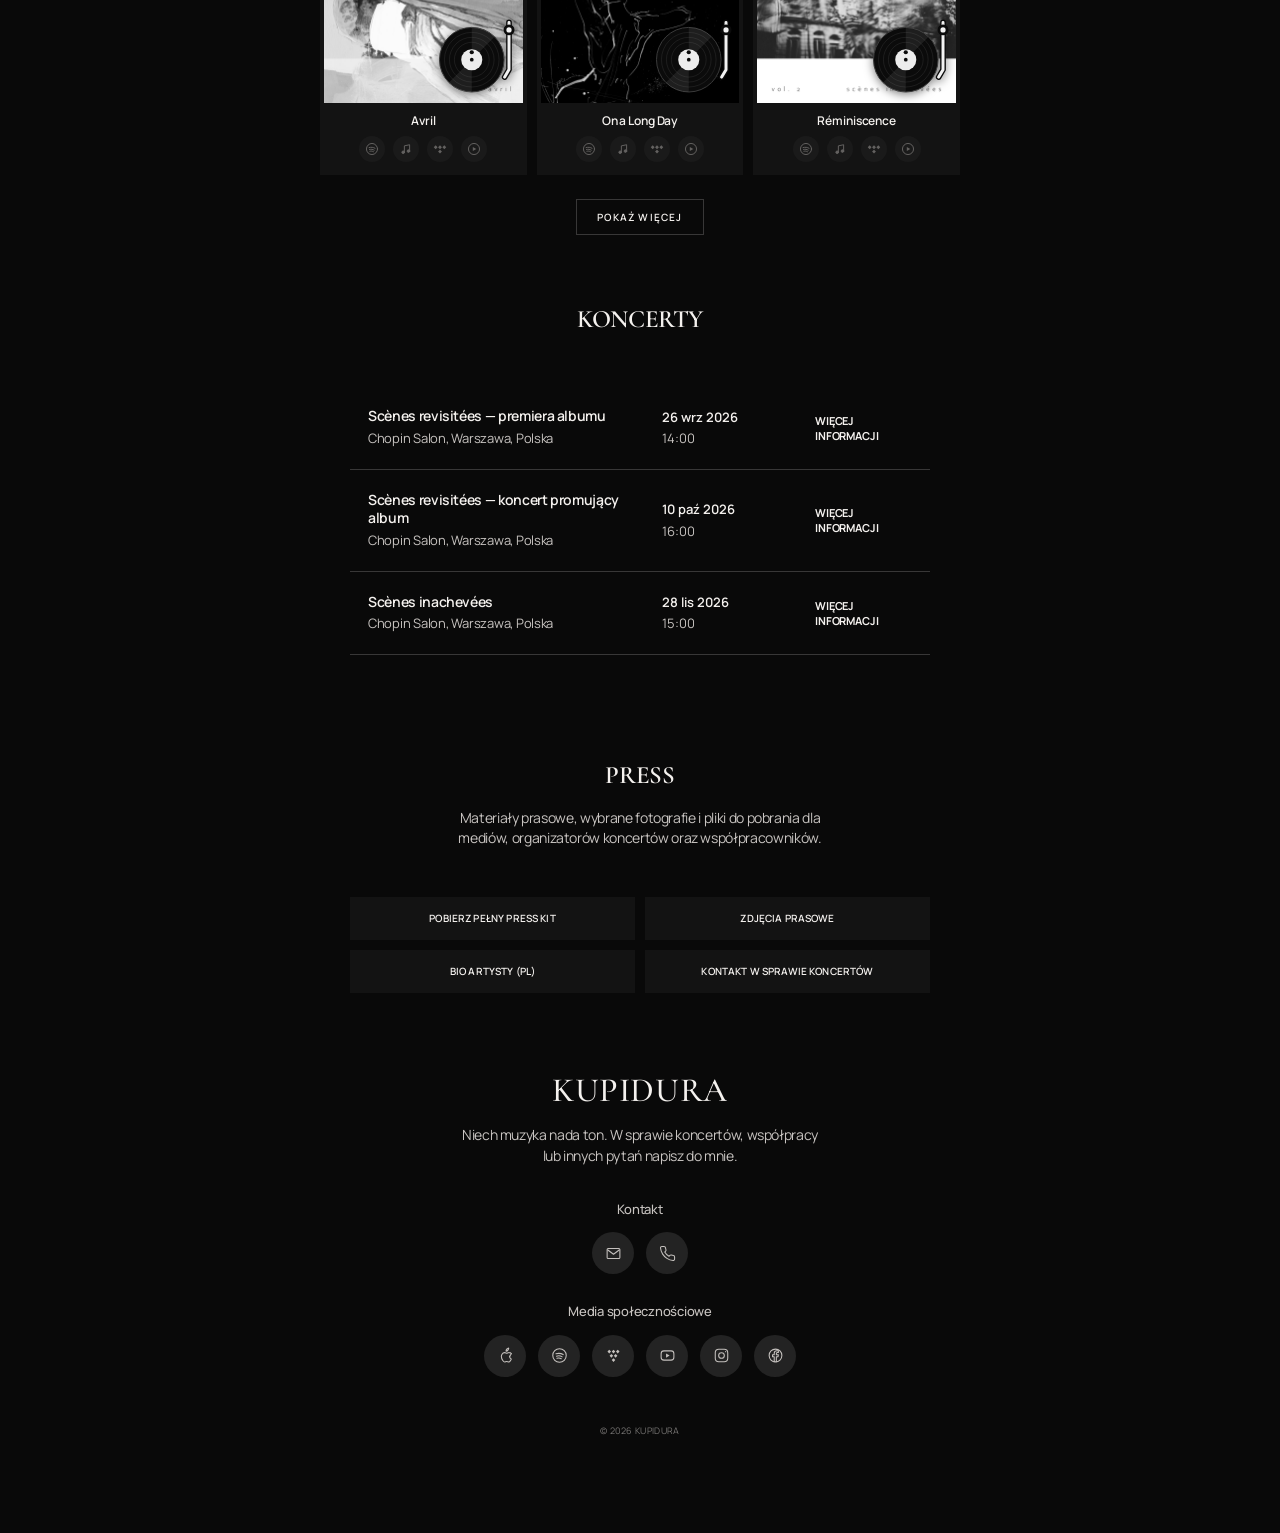
<file: pl/index.html>
<!doctype html>
<html lang="pl" data-theme="dark" data-site-root="../">
  <head>
    <meta charset="utf-8">
    <meta name="viewport" content="width=device-width, initial-scale=1">
    <meta name="theme-color" content="#090909">
    <meta name="description" content="Kupidura — kompozytor i pianista z Warszawy. Muzyka fortepianowa, koncerty i materiały prasowe.">
    <title>KUPIDURA — Kompozytor i pianista</title>

    <link rel="alternate" hreflang="en" href="https://kupidura.music/">
    <link rel="alternate" hreflang="pl" href="https://kupidura.music/pl/">
    <link rel="alternate" hreflang="fr" href="https://kupidura.music/fr/">
    <link rel="alternate" hreflang="x-default" href="https://kupidura.music/">
    <link rel="preconnect" href="https://fonts.googleapis.com">
    <link rel="preconnect" href="https://fonts.gstatic.com" crossorigin>
    <link href="https://fonts.googleapis.com/css2?family=Cormorant+Garamond:wght@400;500;600&family=Manrope:wght@300;400;500;600;700&display=swap" rel="stylesheet">
    <script>
      document.documentElement.classList.add("js");
      try {
        var savedTheme = localStorage.getItem("kupidura-theme");
        if (savedTheme === "light" || savedTheme === "dark") {
          document.documentElement.dataset.theme = savedTheme;
        }
      } catch (error) {}
    </script>
    <link rel="stylesheet" href="../styles.css">
    <script src="../script.js" defer></script>
  </head>
  <body>
    <a class="skip-link" href="#main">Przejdź do treści</a>

    <header class="site-header">
      <nav class="main-nav" aria-label="Menu główne">
        <a class="nav-link" href="#home" aria-current="page">STRONA GŁÓWNA</a>
        <a class="nav-link" href="about.html">O MNIE</a>
        <a class="nav-link" href="#music">MUZYKA</a>
        <a class="nav-link" href="#live">KONCERTY</a>
        <a class="nav-link" href="#press">PRESS</a>
        <a class="nav-link" href="#contact">KONTAKT</a>

        <div class="language-switch" role="group" aria-label="Wersja językowa">
          <a class="nav-link" href="../" hreflang="en" lang="en" aria-label="English version">EN</a>
          <span class="nav-link" lang="pl" aria-current="page">PL</span>
          <a class="nav-link" href="../fr/" hreflang="fr" lang="fr" aria-label="Version française">FR</a>
        </div>
      </nav>
    </header>

    <main id="main">
      <section class="hero" id="home" aria-labelledby="hero-title">
        <div class="hero-copy" data-scroll-motion="text">
          <h1 class="hero-wordmark" id="hero-title">
            <img src="../assets/kupidura-logo.svg" alt="Przemysław Kupidura" width="1991" height="471">
          </h1>
          <p class="hero-role">Kompozytor i pianista</p>
          <p class="hero-location">WARSZAWA, POLSKA</p>
        </div>

        <button class="theme-toggle" type="button" aria-label="Włącz jasny motyw" data-scroll-motion="text">
          <span class="theme-icon" aria-hidden="true"></span>
        </button>

        <figure class="hero-photo" data-scroll-motion="photo">
          <img
            src="../assets/kupidura-hero.jpg"
            alt="Przemysław Kupidura grający na fortepianie"
            width="2711"
            height="4000"
            fetchpriority="high"
          >
        </figure>
      </section>

      <section class="about" id="about" aria-labelledby="about-title">
        <div class="about-copy" data-reveal data-scroll-motion="text">
          <h2 id="about-title">O MNIE</h2>
          <p class="about-summary">
            KUPIDURA to kompozytor i pianista tworzący muzykę minimalistyczną. Jego utwory opierają się na intymności, powtórzeniach i atmosferze, łącząc współczesną muzykę klasyczną z filmowym brzmieniem. Każdy z nich rozwija się jak krótka, niedokończona scena.
          </p>
          <a class="read-more" href="about.html">CZYTAJ WIĘCEJ</a>
        </div>
      </section>

      <section class="music" id="music" aria-labelledby="music-title">
        <div class="music-copy" data-reveal>
          <h2 id="music-title">MUZYKA</h2>
          <ul class="track-grid" id="music-track-grid">
          <li class="track" data-audio="../assets/music/aout.mp3">
            <button class="track-main" type="button" aria-label="Odtwórz: Août">
              <span class="track-cover">
                <img src="../assets/music/covers/aout.jpg" alt="" width="800" height="800" loading="lazy" decoding="async">
                <span class="vinyl" aria-hidden="true"></span>
              </span>
              <span class="track-title">Août</span>
            </button>
            <div class="track-links">
              <a class="stream-link" data-platform="spotify" href="#" target="_blank" rel="noopener noreferrer" aria-label="Août w Spotify" title="Spotify"></a>
              <a class="stream-link" data-platform="apple-music" href="#" target="_blank" rel="noopener noreferrer" aria-label="Août w Apple Music" title="Apple Music"></a>
              <a class="stream-link" data-platform="tidal" href="#" target="_blank" rel="noopener noreferrer" aria-label="Août w TIDAL" title="TIDAL"></a>
              <a class="stream-link" data-platform="youtube-music" href="#" target="_blank" rel="noopener noreferrer" aria-label="Août w YouTube Music" title="YouTube Music"></a>
            </div>
          </li>
          <li class="track" data-audio="../assets/music/nouvel-eveil.mp3">
            <button class="track-main" type="button" aria-label="Odtwórz: Nouvel éveil">
              <span class="track-cover">
                <img src="../assets/music/covers/nouvel-eveil.jpg" alt="" width="800" height="800" loading="lazy" decoding="async">
                <span class="vinyl" aria-hidden="true"></span>
              </span>
              <span class="track-title">Nouvel éveil</span>
            </button>
            <div class="track-links">
              <a class="stream-link" data-platform="spotify" href="#" target="_blank" rel="noopener noreferrer" aria-label="Nouvel éveil w Spotify" title="Spotify"></a>
              <a class="stream-link" data-platform="apple-music" href="#" target="_blank" rel="noopener noreferrer" aria-label="Nouvel éveil w Apple Music" title="Apple Music"></a>
              <a class="stream-link" data-platform="tidal" href="#" target="_blank" rel="noopener noreferrer" aria-label="Nouvel éveil w TIDAL" title="TIDAL"></a>
              <a class="stream-link" data-platform="youtube-music" href="#" target="_blank" rel="noopener noreferrer" aria-label="Nouvel éveil w YouTube Music" title="YouTube Music"></a>
            </div>
          </li>
          <li class="track" data-audio="../assets/music/entrelace.mp3">
            <button class="track-main" type="button" aria-label="Odtwórz: Entrelacé">
              <span class="track-cover">
                <img src="../assets/music/covers/entrelace.jpg" alt="" width="800" height="800" loading="lazy" decoding="async">
                <span class="vinyl" aria-hidden="true"></span>
              </span>
              <span class="track-title">Entrelacé</span>
            </button>
            <div class="track-links">
              <a class="stream-link" data-platform="spotify" href="#" target="_blank" rel="noopener noreferrer" aria-label="Entrelacé w Spotify" title="Spotify"></a>
              <a class="stream-link" data-platform="apple-music" href="#" target="_blank" rel="noopener noreferrer" aria-label="Entrelacé w Apple Music" title="Apple Music"></a>
              <a class="stream-link" data-platform="tidal" href="#" target="_blank" rel="noopener noreferrer" aria-label="Entrelacé w TIDAL" title="TIDAL"></a>
              <a class="stream-link" data-platform="youtube-music" href="#" target="_blank" rel="noopener noreferrer" aria-label="Entrelacé w YouTube Music" title="YouTube Music"></a>
            </div>
          </li>
          <li class="track" data-audio="../assets/music/avril.mp3">
            <button class="track-main" type="button" aria-label="Odtwórz: Avril">
              <span class="track-cover">
                <img src="../assets/music/covers/avril.jpg" alt="" width="800" height="800" loading="lazy" decoding="async">
                <span class="vinyl" aria-hidden="true"></span>
              </span>
              <span class="track-title">Avril</span>
            </button>
            <div class="track-links">
              <a class="stream-link" data-platform="spotify" href="#" target="_blank" rel="noopener noreferrer" aria-label="Avril w Spotify" title="Spotify"></a>
              <a class="stream-link" data-platform="apple-music" href="#" target="_blank" rel="noopener noreferrer" aria-label="Avril w Apple Music" title="Apple Music"></a>
              <a class="stream-link" data-platform="tidal" href="#" target="_blank" rel="noopener noreferrer" aria-label="Avril w TIDAL" title="TIDAL"></a>
              <a class="stream-link" data-platform="youtube-music" href="#" target="_blank" rel="noopener noreferrer" aria-label="Avril w YouTube Music" title="YouTube Music"></a>
            </div>
          </li>
          <li class="track" data-audio="../assets/music/on-a-long-day.mp3">
            <button class="track-main" type="button" aria-label="Odtwórz: On a Long Day">
              <span class="track-cover">
                <img src="../assets/music/covers/on-a-long-day.jpg" alt="" width="800" height="800" loading="lazy" decoding="async">
                <span class="vinyl" aria-hidden="true"></span>
              </span>
              <span class="track-title">On a Long Day</span>
            </button>
            <div class="track-links">
              <a class="stream-link" data-platform="spotify" href="#" target="_blank" rel="noopener noreferrer" aria-label="On a Long Day w Spotify" title="Spotify"></a>
              <a class="stream-link" data-platform="apple-music" href="#" target="_blank" rel="noopener noreferrer" aria-label="On a Long Day w Apple Music" title="Apple Music"></a>
              <a class="stream-link" data-platform="tidal" href="#" target="_blank" rel="noopener noreferrer" aria-label="On a Long Day w TIDAL" title="TIDAL"></a>
              <a class="stream-link" data-platform="youtube-music" href="#" target="_blank" rel="noopener noreferrer" aria-label="On a Long Day w YouTube Music" title="YouTube Music"></a>
            </div>
          </li>
          <li class="track" data-audio="../assets/music/reminiscence.mp3">
            <button class="track-main" type="button" aria-label="Odtwórz: Réminiscence">
              <span class="track-cover">
                <img src="../assets/music/covers/reminiscence.jpg" alt="" width="800" height="800" loading="lazy" decoding="async">
                <span class="vinyl" aria-hidden="true"></span>
              </span>
              <span class="track-title">Réminiscence</span>
            </button>
            <div class="track-links">
              <a class="stream-link" data-platform="spotify" href="#" target="_blank" rel="noopener noreferrer" aria-label="Réminiscence w Spotify" title="Spotify"></a>
              <a class="stream-link" data-platform="apple-music" href="#" target="_blank" rel="noopener noreferrer" aria-label="Réminiscence w Apple Music" title="Apple Music"></a>
              <a class="stream-link" data-platform="tidal" href="#" target="_blank" rel="noopener noreferrer" aria-label="Réminiscence w TIDAL" title="TIDAL"></a>
              <a class="stream-link" data-platform="youtube-music" href="#" target="_blank" rel="noopener noreferrer" aria-label="Réminiscence w YouTube Music" title="YouTube Music"></a>
            </div>
          </li>
          </ul>
          <button class="load-more" type="button" aria-controls="more-tracks">POKAŻ WIĘCEJ</button>
          <ul class="track-grid track-grid--extra" id="more-tracks" hidden>
          <li class="track-item">
            <span class="track-category">Ambient</span>
            <div class="track" data-audio="../assets/music/infra-structura-9.mp3">
              <button class="track-main" type="button" aria-label="Odtwórz: infra structura #9">
                <span class="track-cover">
                  <img src="../assets/music/covers/infra-structura-9.jpg" alt="" width="800" height="800" loading="lazy" decoding="async">
                  <span class="vinyl" aria-hidden="true"></span>
                </span>
                <span class="track-title">infra structura #9</span>
              </button>
              <div class="track-links">
                <a class="stream-link" data-platform="spotify" href="#" target="_blank" rel="noopener noreferrer" aria-label="infra structura #9 w Spotify" title="Spotify"></a>
                <a class="stream-link" data-platform="apple-music" href="#" target="_blank" rel="noopener noreferrer" aria-label="infra structura #9 w Apple Music" title="Apple Music"></a>
                <a class="stream-link" data-platform="tidal" href="#" target="_blank" rel="noopener noreferrer" aria-label="infra structura #9 w TIDAL" title="TIDAL"></a>
                <a class="stream-link" data-platform="youtube-music" href="#" target="_blank" rel="noopener noreferrer" aria-label="infra structura #9 w YouTube Music" title="YouTube Music"></a>
              </div>
            </div>
          </li>
          <li class="track-item">
            <span class="track-category">Współpraca</span>
            <div class="track" data-audio="../assets/music/verglas.mp3">
              <button class="track-main" type="button" aria-label="Odtwórz: Verglas">
                <span class="track-cover">
                  <img src="../assets/music/covers/verglas.png" alt="" width="800" height="800" loading="lazy" decoding="async">
                  <span class="vinyl" aria-hidden="true"></span>
                </span>
                <span class="track-title">Verglas</span>
                <span class="track-credit">z Magdaleną Este</span>
              </button>
              <div class="track-links">
                <a class="stream-link" data-platform="spotify" href="#" target="_blank" rel="noopener noreferrer" aria-label="Verglas w Spotify" title="Spotify"></a>
                <a class="stream-link" data-platform="apple-music" href="#" target="_blank" rel="noopener noreferrer" aria-label="Verglas w Apple Music" title="Apple Music"></a>
                <a class="stream-link" data-platform="tidal" href="#" target="_blank" rel="noopener noreferrer" aria-label="Verglas w TIDAL" title="TIDAL"></a>
                <a class="stream-link" data-platform="youtube-music" href="#" target="_blank" rel="noopener noreferrer" aria-label="Verglas w YouTube Music" title="YouTube Music"></a>
              </div>
            </div>
          </li>
          <li class="track-item">
            <span class="track-category">Piosenka</span>
            <div class="track" data-audio="../assets/music/koniec-dnia.mp3">
              <button class="track-main" type="button" aria-label="Odtwórz: Koniec dnia">
                <span class="track-cover">
                  <img src="../assets/music/covers/koniec-dnia.png" alt="" width="800" height="800" loading="lazy" decoding="async">
                  <span class="vinyl" aria-hidden="true"></span>
                </span>
                <span class="track-title">Koniec dnia</span>
              </button>
              <div class="track-links">
                <a class="stream-link" data-platform="spotify" href="#" target="_blank" rel="noopener noreferrer" aria-label="Koniec dnia w Spotify" title="Spotify"></a>
                <a class="stream-link" data-platform="apple-music" href="#" target="_blank" rel="noopener noreferrer" aria-label="Koniec dnia w Apple Music" title="Apple Music"></a>
                <a class="stream-link" data-platform="tidal" href="#" target="_blank" rel="noopener noreferrer" aria-label="Koniec dnia w TIDAL" title="TIDAL"></a>
                <a class="stream-link" data-platform="youtube-music" href="#" target="_blank" rel="noopener noreferrer" aria-label="Koniec dnia w YouTube Music" title="YouTube Music"></a>
              </div>
            </div>
          </li>
          </ul>
        </div>
      </section>

      <section class="live-section" id="live" aria-labelledby="live-title">
        <div class="section-panel live-panel">
          <h2 class="section-title" id="live-title" data-reveal>KONCERTY</h2>
          <div class="event-list"></div>
        </div>
      </section>

      <section class="press-section" id="press" aria-labelledby="press-title">
        <div class="section-panel">
          <h2 class="section-title" id="press-title" data-reveal>PRESS</h2>
          <p class="press-intro" data-reveal>
            Materiały prasowe, wybrane fotografie i pliki do pobrania dla mediów, organizatorów koncertów oraz współpracowników.
          </p>
          <div class="press-actions" data-reveal>
            <a class="press-action" href="../press-kit/kupidura-press-kit.zip" download>POBIERZ PEŁNY PRESS KIT</a>
            <a class="press-action" href="../press-kit/kupidura-press-photos.zip" download>ZDJĘCIA PRASOWE</a>
            <a class="press-action" href="../press-kit/kupidura-artist-bio-pl.txt" download>BIO ARTYSTY (PL)</a>
            <a class="press-action" href="mailto:contact@kupidura.music">KONTAKT W SPRAWIE KONCERTÓW</a>
          </div>
        </div>
      </section>

      <div class="announcement" role="status" aria-live="polite" hidden></div>
    </main>
    <footer class="site-footer" id="contact" aria-labelledby="footer-name">
      <h2 id="footer-name">KUPIDURA</h2>
      <p class="footer-intro">
        Niech muzyka nada ton. W sprawie koncertów, współpracy lub innych pytań napisz do mnie.
      </p>

      <div class="footer-link-group">
        <h3>Kontakt</h3>
        <div class="about-link-row">
          <a class="profile-link" href="mailto:contact@kupidura.music" aria-label="E-mail contact@kupidura.music" title="E-mail">
            <svg viewBox="0 0 24 24" fill="none" stroke="currentColor" stroke-width="1.5" stroke-linecap="round" stroke-linejoin="round" aria-hidden="true">
              <rect x="3" y="5" width="18" height="14" rx="1.5"></rect><path d="m4 7 8 6 8-6"></path>
            </svg>
          </a>
          <a class="profile-link" href="tel:+48660369945" aria-label="Zadzwoń +48 660 369 945" title="Telefon">
              <svg viewBox="0 0 24 24" fill="none" stroke="currentColor" stroke-width="1.5" stroke-linecap="round" stroke-linejoin="round" aria-hidden="true">
                <path d="M22 16.92v3a2 2 0 0 1-2.18 2 19.79 19.79 0 0 1-8.63-3.07 19.5 19.5 0 0 1-6-6A19.79 19.79 0 0 1 2.12 4.18 2 2 0 0 1 4.11 2h3a2 2 0 0 1 2 1.72c.12.96.36 1.9.7 2.79a2 2 0 0 1-.45 2.11L8.09 9.91a16 16 0 0 0 6 6l1.27-1.27a2 2 0 0 1 2.11-.45c.89.34 1.83.58 2.79.7A2 2 0 0 1 22 16.92Z"></path>
              </svg>
            </a>
        </div>
      </div>

      <div class="footer-link-group footer-social-group">
        <h3>Media społecznościowe</h3>
        <div class="about-link-row">
          <a class="profile-link" href="https://music.apple.com/in/artist/kupidura/1835914619" target="_blank" rel="noopener noreferrer" aria-label="Apple Music" title="Apple Music">
            <svg viewBox="0 0 24 24" fill="none" stroke="currentColor" stroke-width="1.5" stroke-linecap="round" stroke-linejoin="round" aria-hidden="true">
              <path d="M15.4 4.4c.7-.8 1.2-1.8 1.1-2.9-1 .1-2 .7-2.7 1.5-.6.7-1.2 1.8-1 2.8 1 .1 2-.5 2.6-1.4Z"></path><path d="M18.6 12.8c0-2.1 1.7-3.1 1.8-3.2-1-1.5-2.6-1.7-3.2-1.7-1.4-.1-2.7.8-3.4.8s-1.8-.8-3-.8c-1.5 0-2.9.9-3.7 2.2-1.6 2.7-.4 6.8 1.1 9 .7 1 1.5 2.1 2.6 2.1 1 0 1.4-.7 2.8-.7s1.8.7 2.9.7 1.8-1 2.5-2c.8-1.1 1.1-2.2 1.1-2.2s-2.5-1-2.5-4.2Z"></path>
            </svg>
          </a>
          <a class="profile-link" href="https://open.spotify.com/artist/4rN70Nw0rWFULGiKsF0tiY" target="_blank" rel="noopener noreferrer" aria-label="Spotify" title="Spotify">
            <svg viewBox="0 0 24 24" fill="none" stroke="currentColor" stroke-width="1.5" stroke-linecap="round" aria-hidden="true">
              <circle cx="12" cy="12" r="9.5"></circle><path d="M7 9.6c3.6-1 7.2-.7 10.2 1.1M7.7 12.9c2.9-.8 5.6-.5 8.1 1M8.4 15.9c2.1-.6 4.2-.4 6.1.7"></path>
            </svg>
          </a>
          <a class="profile-link" href="https://tidal.com/artist/przemys%C5%82aw-kupidura/21528626" target="_blank" rel="noopener noreferrer" aria-label="TIDAL" title="TIDAL">
            <svg viewBox="0 0 24 24" fill="currentColor" aria-hidden="true">
              <path d="m6 4 2.5 2.5L6 9 3.5 6.5 6 4Zm6 0 2.5 2.5L12 9 9.5 6.5 12 4Zm6 0 2.5 2.5L18 9l-2.5-2.5L18 4ZM9 10l2.5 2.5L9 15l-2.5-2.5L9 10Zm6 0 2.5 2.5L15 15l-2.5-2.5L15 10Zm-3 6 2.5 2.5L12 21l-2.5-2.5L12 16Z"></path>
            </svg>
          </a>
          <a class="profile-link" href="https://music.youtube.com/channel/UC8s8rPPfpeNUm82EppSiUbw" target="_blank" rel="noopener noreferrer" aria-label="YouTube Music" title="YouTube Music">
            <svg viewBox="0 0 24 24" fill="none" stroke="currentColor" stroke-width="1.5" stroke-linecap="round" stroke-linejoin="round" aria-hidden="true">
              <rect x="3" y="5.5" width="18" height="13" rx="4"></rect><path d="m10 9 5 3-5 3V9Z" fill="currentColor" stroke="none"></path>
            </svg>
          </a>
          <a class="profile-link" href="https://www.instagram.com/kupidura.music/" target="_blank" rel="noopener noreferrer" aria-label="Instagram" title="Instagram">
            <svg viewBox="0 0 24 24" fill="none" stroke="currentColor" stroke-width="1.5" stroke-linecap="round" stroke-linejoin="round" aria-hidden="true">
              <rect x="3.2" y="3.2" width="17.6" height="17.6" rx="5"></rect><circle cx="12" cy="12" r="4"></circle><circle cx="17.8" cy="6.6" r=".8" fill="currentColor" stroke="none"></circle>
            </svg>
          </a>
          <a class="profile-link" href="https://www.facebook.com/kupidurakompozytor/" target="_blank" rel="noopener noreferrer" aria-label="Facebook" title="Facebook">
            <svg viewBox="0 0 24 24" fill="none" stroke="currentColor" stroke-width="1.5" stroke-linecap="round" stroke-linejoin="round" aria-hidden="true">
              <circle cx="12" cy="12" r="9"></circle><path d="M13.2 20.8v-7h2.4l.4-2.8h-2.8V9.2c0-.8.3-1.4 1.4-1.4h1.5V5.3c-.3 0-1.2-.1-2.2-.1-2.2 0-3.7 1.3-3.7 3.8V11H7.8v2.8h2.4v7"></path>
            </svg>
          </a>
        </div>
      </div>
      <p class="footer-copyright">© 2026 KUPIDURA</p>
    </footer>
  </body>
</html>
</file>
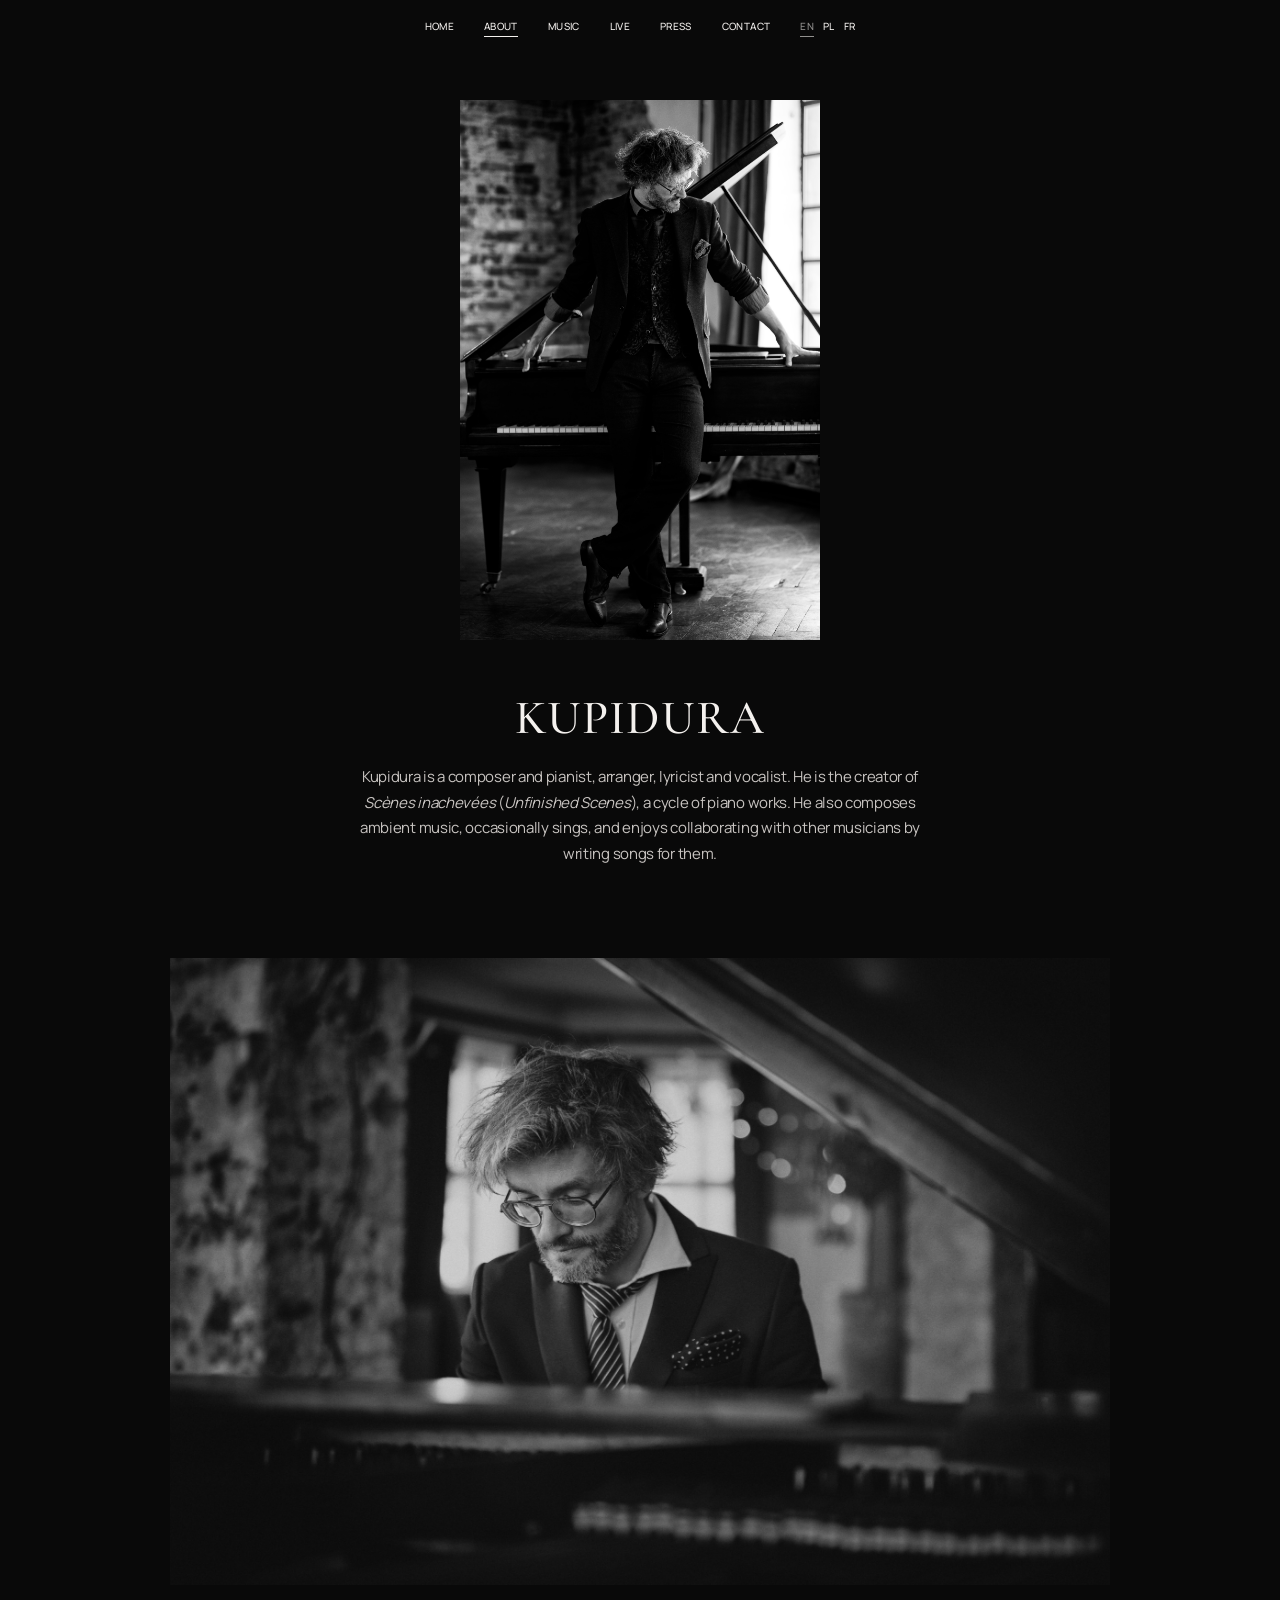
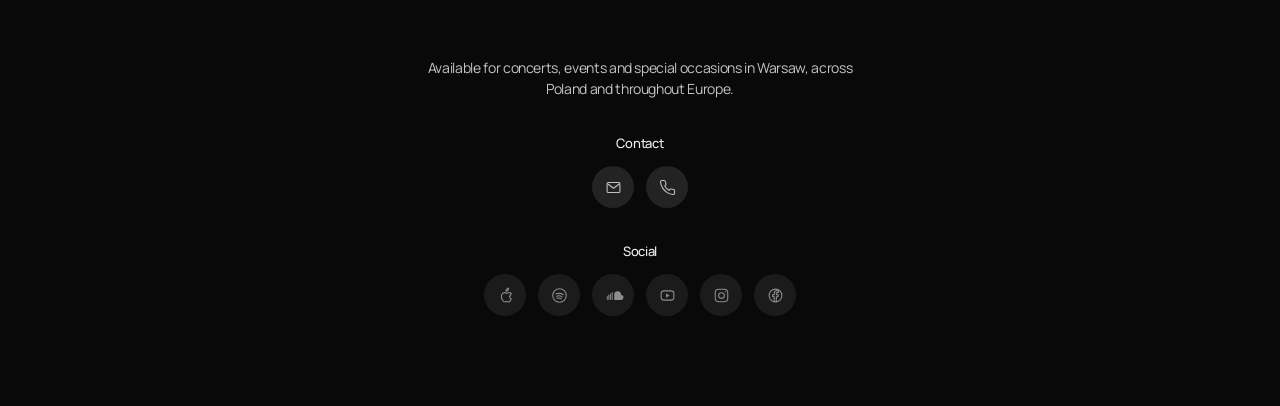
<file: about.html>
<!doctype html>
<html lang="en" data-theme="dark">
  <head>
    <meta charset="utf-8">
    <meta name="viewport" content="width=device-width, initial-scale=1">
    <meta name="theme-color" content="#090909">
    <meta name="description" content="Meet Kupidura: composer, pianist, arranger, lyricist and vocalist based in Warsaw, Poland.">
    <title>About — KUPIDURA</title>

    <link rel="alternate" hreflang="en" href="https://kupidura.music/about.html">
    <link rel="alternate" hreflang="pl" href="https://kupidura.music/pl/about.html">
    <link rel="alternate" hreflang="fr" href="https://kupidura.music/fr/about.html">
    <link rel="alternate" hreflang="x-default" href="https://kupidura.music/about.html">
    <link rel="preconnect" href="https://fonts.googleapis.com">
    <link rel="preconnect" href="https://fonts.gstatic.com" crossorigin>
    <link href="https://fonts.googleapis.com/css2?family=Cormorant+Garamond:wght@400;500;600&family=Manrope:wght@300;400;500;600;700&display=swap" rel="stylesheet">
    <script>
      document.documentElement.classList.add("js");
      try {
        var savedTheme = localStorage.getItem("kupidura-theme");
        if (savedTheme === "light" || savedTheme === "dark") {
          document.documentElement.dataset.theme = savedTheme;
        }
      } catch (error) {}
    </script>
    <link rel="stylesheet" href="styles.css">
    <script src="script.js" defer></script>
  </head>
  <body>
    <a class="skip-link" href="#main">Skip to content</a>

    <header class="site-header">
      <nav class="main-nav" aria-label="Main navigation">
        <a class="nav-link" href="index.html#home">HOME</a>
        <a class="nav-link" href="about.html" aria-current="page">ABOUT</a>
        <a class="nav-link" href="index.html#music">MUSIC</a>
        <a class="nav-link" href="index.html#live">LIVE</a>
        <a class="nav-link" href="index.html#press">PRESS</a>
        <a class="nav-link" href="index.html#contact">CONTACT</a>

        <div class="language-switch" role="group" aria-label="Language">
          <span class="nav-link" lang="en" aria-current="page">EN</span>
          <a class="nav-link" href="pl/about.html" hreflang="pl" lang="pl" aria-label="Polska wersja">PL</a>
          <a class="nav-link" href="fr/about.html" hreflang="fr" lang="fr" aria-label="Version française">FR</a>
        </div>
      </nav>
    </header>

    <main class="about-page" id="main">
      <figure class="about-page-photo about-page-photo--top">
        <img
          src="assets/about/kupidura-standing-at-piano.jpg"
          alt="Kupidura standing beside a grand piano"
          width="1280"
          height="1920"
          fetchpriority="high"
        >
      </figure>

      <section class="about-page-copy" aria-labelledby="about-page-title">
        <h1 id="about-page-title">KUPIDURA</h1>
        <p>
          Kupidura is a composer and pianist, arranger, lyricist and vocalist. He is the creator of
          <em>Scènes inachevées</em> (<em>Unfinished Scenes</em>), a cycle of piano works. He also
          composes ambient music, occasionally sings, and enjoys collaborating with other musicians
          by writing songs for them.
        </p>
      </section>

      <figure class="about-page-photo about-page-photo--bottom">
        <img
          src="assets/about/kupidura-playing-piano.jpg"
          alt="Kupidura playing the piano"
          width="1920"
          height="1280"
          loading="lazy"
          decoding="async"
        >
      </figure>

      <section class="about-booking" aria-label="Booking and social media">
        <p class="about-availability">
          Available for concerts, events and special occasions in Warsaw, across Poland and throughout Europe.
        </p>

        <div class="about-link-group">
          <h2>Contact</h2>
          <div class="about-link-row">
            <a class="profile-link" href="mailto:contact@kupidura.music" aria-label="Email contact@kupidura.music" title="Email">
              <svg viewBox="0 0 24 24" fill="none" stroke="currentColor" stroke-width="1.5" stroke-linecap="round" stroke-linejoin="round" aria-hidden="true">
                <rect x="3" y="5" width="18" height="14" rx="1.5"></rect><path d="m4 7 8 6 8-6"></path>
              </svg>
            </a>
            <a class="profile-link" href="tel:+48660369945" aria-label="Call +48 660 369 945" title="Phone">
              <svg viewBox="0 0 24 24" fill="none" stroke="currentColor" stroke-width="1.5" stroke-linecap="round" stroke-linejoin="round" aria-hidden="true">
                <path d="M22 16.92v3a2 2 0 0 1-2.18 2 19.79 19.79 0 0 1-8.63-3.07 19.5 19.5 0 0 1-6-6A19.79 19.79 0 0 1 2.12 4.18 2 2 0 0 1 4.11 2h3a2 2 0 0 1 2 1.72c.12.96.36 1.9.7 2.79a2 2 0 0 1-.45 2.11L8.09 9.91a16 16 0 0 0 6 6l1.27-1.27a2 2 0 0 1 2.11-.45c.89.34 1.83.58 2.79.7A2 2 0 0 1 22 16.92Z"></path>
              </svg>
            </a>
          </div>
        </div>

        <div class="about-link-group">
          <h2>Social</h2>
          <div class="about-link-row">
            <a class="profile-link" href="#" aria-label="Apple Music — link to be added" title="Apple Music" aria-disabled="true" data-inert-link>
              <svg viewBox="0 0 24 24" fill="none" stroke="currentColor" stroke-width="1.5" stroke-linecap="round" stroke-linejoin="round" aria-hidden="true">
                <path d="M15.4 4.4c.7-.8 1.2-1.8 1.1-2.9-1 .1-2 .7-2.7 1.5-.6.7-1.2 1.8-1 2.8 1 .1 2-.5 2.6-1.4Z"></path><path d="M18.6 12.8c0-2.1 1.7-3.1 1.8-3.2-1-1.5-2.6-1.7-3.2-1.7-1.4-.1-2.7.8-3.4.8s-1.8-.8-3-.8c-1.5 0-2.9.9-3.7 2.2-1.6 2.7-.4 6.8 1.1 9 .7 1 1.5 2.1 2.6 2.1 1 0 1.4-.7 2.8-.7s1.8.7 2.9.7 1.8-1 2.5-2c.8-1.1 1.1-2.2 1.1-2.2s-2.5-1-2.5-4.2Z"></path>
              </svg>
            </a>
            <a class="profile-link" href="#" aria-label="Spotify — link to be added" title="Spotify" aria-disabled="true" data-inert-link>
              <svg viewBox="0 0 24 24" fill="none" stroke="currentColor" stroke-width="1.5" stroke-linecap="round" aria-hidden="true">
                <circle cx="12" cy="12" r="9.5"></circle><path d="M7 9.6c3.6-1 7.2-.7 10.2 1.1M7.7 12.9c2.9-.8 5.6-.5 8.1 1M8.4 15.9c2.1-.6 4.2-.4 6.1.7"></path>
              </svg>
            </a>
            <a class="profile-link" href="#" aria-label="SoundCloud — link to be added" title="SoundCloud" aria-disabled="true" data-inert-link>
              <svg viewBox="0 0 24 24" fill="currentColor" aria-hidden="true">
                <path d="M2.5 13.5v4.2c0 .4.3.7.7.7s.7-.3.7-.7v-4.2c0-.4-.3-.7-.7-.7s-.7.3-.7.7Zm2.2-2.2v6.4c0 .4.3.7.7.7s.7-.3.7-.7v-6.4c0-.4-.3-.7-.7-.7s-.7.3-.7.7Zm2.3-1.4v7.8c0 .4.3.7.7.7s.7-.3.7-.7V9.9c0-.4-.3-.7-.7-.7s-.7.3-.7.7Zm2.4-2v9.8c0 .4.3.7.7.7s.7-.3.7-.7V7.9c0-.4-.3-.7-.7-.7s-.7.3-.7.7ZM13 8.8a5.2 5.2 0 0 1 9.8 2.4 3.6 3.6 0 0 1-.4 7.2H13V8.8Z"></path>
              </svg>
            </a>
            <a class="profile-link" href="#" aria-label="YouTube — link to be added" title="YouTube" aria-disabled="true" data-inert-link>
              <svg viewBox="0 0 24 24" fill="none" stroke="currentColor" stroke-width="1.5" stroke-linecap="round" stroke-linejoin="round" aria-hidden="true">
                <rect x="3" y="5.5" width="18" height="13" rx="4"></rect><path d="m10 9 5 3-5 3V9Z" fill="currentColor" stroke="none"></path>
              </svg>
            </a>
            <a class="profile-link" href="#" aria-label="Instagram — link to be added" title="Instagram" aria-disabled="true" data-inert-link>
              <svg viewBox="0 0 24 24" fill="none" stroke="currentColor" stroke-width="1.5" stroke-linecap="round" stroke-linejoin="round" aria-hidden="true">
                <rect x="3.2" y="3.2" width="17.6" height="17.6" rx="5"></rect><circle cx="12" cy="12" r="4"></circle><circle cx="17.8" cy="6.6" r=".8" fill="currentColor" stroke="none"></circle>
              </svg>
            </a>
            <a class="profile-link" href="#" aria-label="Facebook — link to be added" title="Facebook" aria-disabled="true" data-inert-link>
              <svg viewBox="0 0 24 24" fill="none" stroke="currentColor" stroke-width="1.5" stroke-linecap="round" stroke-linejoin="round" aria-hidden="true">
                <circle cx="12" cy="12" r="9"></circle><path d="M13.2 20.8v-7h2.4l.4-2.8h-2.8V9.2c0-.8.3-1.4 1.4-1.4h1.5V5.3c-.3 0-1.2-.1-2.2-.1-2.2 0-3.7 1.3-3.7 3.8V11H7.8v2.8h2.4v7"></path>
              </svg>
            </a>
          </div>
        </div>
      </section>
    </main>

    <div class="announcement" role="status" aria-live="polite" hidden></div>
  </body>
</html>
</file>
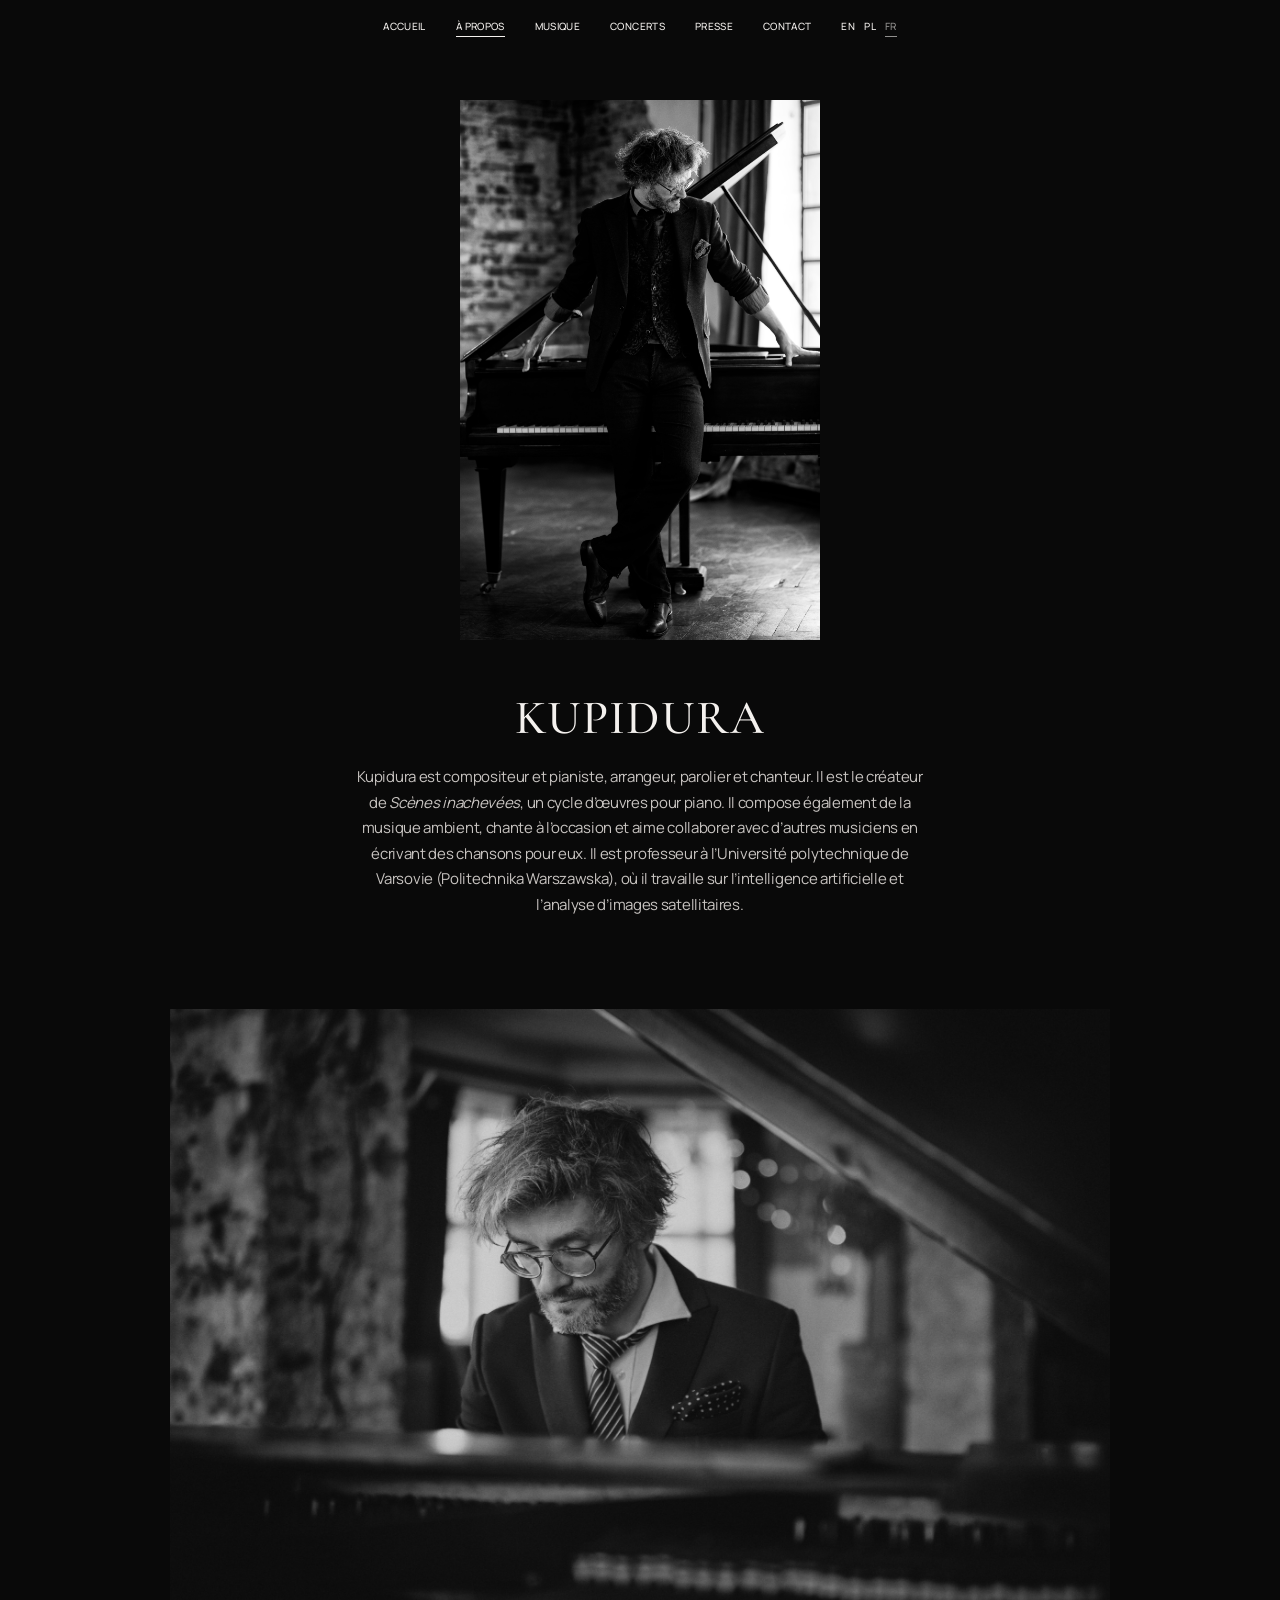
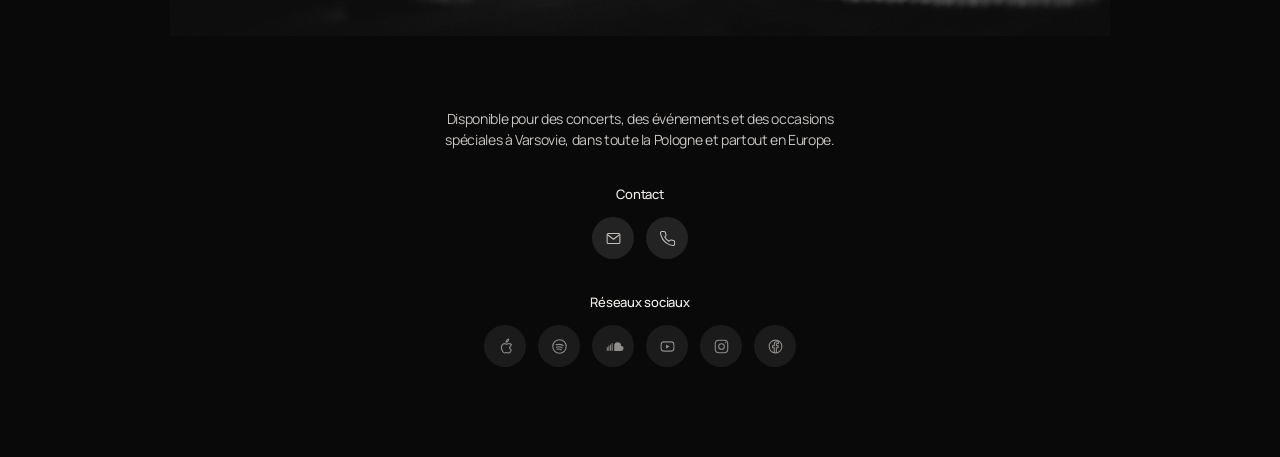
<file: fr/about.html>
<!doctype html>
<html lang="fr" data-theme="dark" data-site-root="../">
  <head>
    <meta charset="utf-8">
    <meta name="viewport" content="width=device-width, initial-scale=1">
    <meta name="theme-color" content="#090909">
    <meta name="description" content="Découvrez Kupidura : compositeur, pianiste, arrangeur, parolier et chanteur basé à Varsovie.">
    <title>À propos — KUPIDURA</title>

    <link rel="alternate" hreflang="en" href="https://kupidura.music/about.html">
    <link rel="alternate" hreflang="pl" href="https://kupidura.music/pl/about.html">
    <link rel="alternate" hreflang="fr" href="https://kupidura.music/fr/about.html">
    <link rel="alternate" hreflang="x-default" href="https://kupidura.music/about.html">
    <link rel="preconnect" href="https://fonts.googleapis.com">
    <link rel="preconnect" href="https://fonts.gstatic.com" crossorigin>
    <link href="https://fonts.googleapis.com/css2?family=Cormorant+Garamond:wght@400;500;600&family=Manrope:wght@300;400;500;600;700&display=swap" rel="stylesheet">
    <script>
      document.documentElement.classList.add("js");
      try {
        var savedTheme = localStorage.getItem("kupidura-theme");
        if (savedTheme === "light" || savedTheme === "dark") {
          document.documentElement.dataset.theme = savedTheme;
        }
      } catch (error) {}
    </script>
    <link rel="stylesheet" href="../styles.css">
    <script src="../script.js" defer></script>
  </head>
  <body>
    <a class="skip-link" href="#main">Aller au contenu</a>

    <header class="site-header">
      <nav class="main-nav" aria-label="Navigation principale">
        <a class="nav-link" href="index.html#home">ACCUEIL</a>
        <a class="nav-link" href="about.html" aria-current="page">À PROPOS</a>
        <a class="nav-link" href="index.html#music">MUSIQUE</a>
        <a class="nav-link" href="index.html#live">CONCERTS</a>
        <a class="nav-link" href="index.html#press">PRESSE</a>
        <a class="nav-link" href="index.html#contact">CONTACT</a>

        <div class="language-switch" role="group" aria-label="Langue">
          <a class="nav-link" href="../about.html" hreflang="en" lang="en" aria-label="Version anglaise">EN</a>
          <a class="nav-link" href="../pl/about.html" hreflang="pl" lang="pl" aria-label="Version polonaise">PL</a>
          <span class="nav-link" lang="fr" aria-current="page">FR</span>
        </div>
      </nav>
    </header>

    <main class="about-page" id="main">
      <figure class="about-page-photo about-page-photo--top">
        <img
          src="../assets/about/kupidura-standing-at-piano.jpg"
          alt="Kupidura debout près d’un piano à queue"
          width="1280"
          height="1920"
          fetchpriority="high"
        >
      </figure>

      <section class="about-page-copy" aria-labelledby="about-page-title">
        <h1 id="about-page-title">KUPIDURA</h1>
        <p>
          Kupidura est compositeur et pianiste, arrangeur, parolier et chanteur. Il est le créateur de
          <em>Scènes inachevées</em>, un cycle d’œuvres pour piano. Il compose également de la musique ambient, chante à l’occasion
          et aime collaborer avec d’autres musiciens en écrivant des chansons pour eux. Il est professeur à l’Université polytechnique
          de Varsovie (Politechnika Warszawska), où il travaille sur l’intelligence artificielle et l’analyse d’images satellitaires.
        </p>
      </section>

      <figure class="about-page-photo about-page-photo--bottom">
        <img
          src="../assets/about/kupidura-playing-piano.jpg"
          alt="Kupidura jouant du piano"
          width="1920"
          height="1280"
          loading="lazy"
          decoding="async"
        >
      </figure>

      <section class="about-booking" aria-label="Contact et réseaux sociaux">
        <p class="about-availability">
          Disponible pour des concerts, des événements et des occasions spéciales à Varsovie, dans toute la Pologne et partout en Europe.
        </p>

        <div class="about-link-group">
          <h2>Contact</h2>
          <div class="about-link-row">
            <a class="profile-link" href="mailto:contact@kupidura.music" aria-label="E-mail contact@kupidura.music" title="E-mail">
              <svg viewBox="0 0 24 24" fill="none" stroke="currentColor" stroke-width="1.5" stroke-linecap="round" stroke-linejoin="round" aria-hidden="true">
                <rect x="3" y="5" width="18" height="14" rx="1.5"></rect><path d="m4 7 8 6 8-6"></path>
              </svg>
            </a>
            <a class="profile-link" href="tel:+48660369945" aria-label="Appeler le +48 660 369 945" title="Téléphone">
              <svg viewBox="0 0 24 24" fill="none" stroke="currentColor" stroke-width="1.5" stroke-linecap="round" stroke-linejoin="round" aria-hidden="true">
                <path d="M22 16.92v3a2 2 0 0 1-2.18 2 19.79 19.79 0 0 1-8.63-3.07 19.5 19.5 0 0 1-6-6A19.79 19.79 0 0 1 2.12 4.18 2 2 0 0 1 4.11 2h3a2 2 0 0 1 2 1.72c.12.96.36 1.9.7 2.79a2 2 0 0 1-.45 2.11L8.09 9.91a16 16 0 0 0 6 6l1.27-1.27a2 2 0 0 1 2.11-.45c.89.34 1.83.58 2.79.7A2 2 0 0 1 22 16.92Z"></path>
              </svg>
            </a>
          </div>
        </div>

        <div class="about-link-group">
          <h2>Réseaux sociaux</h2>
          <div class="about-link-row">
            <a class="profile-link" href="#" aria-label="Apple Music — lien à ajouter" title="Apple Music" aria-disabled="true" data-inert-link>
              <svg viewBox="0 0 24 24" fill="none" stroke="currentColor" stroke-width="1.5" stroke-linecap="round" stroke-linejoin="round" aria-hidden="true">
                <path d="M15.4 4.4c.7-.8 1.2-1.8 1.1-2.9-1 .1-2 .7-2.7 1.5-.6.7-1.2 1.8-1 2.8 1 .1 2-.5 2.6-1.4Z"></path><path d="M18.6 12.8c0-2.1 1.7-3.1 1.8-3.2-1-1.5-2.6-1.7-3.2-1.7-1.4-.1-2.7.8-3.4.8s-1.8-.8-3-.8c-1.5 0-2.9.9-3.7 2.2-1.6 2.7-.4 6.8 1.1 9 .7 1 1.5 2.1 2.6 2.1 1 0 1.4-.7 2.8-.7s1.8.7 2.9.7 1.8-1 2.5-2c.8-1.1 1.1-2.2 1.1-2.2s-2.5-1-2.5-4.2Z"></path>
              </svg>
            </a>
            <a class="profile-link" href="#" aria-label="Spotify — lien à ajouter" title="Spotify" aria-disabled="true" data-inert-link>
              <svg viewBox="0 0 24 24" fill="none" stroke="currentColor" stroke-width="1.5" stroke-linecap="round" aria-hidden="true">
                <circle cx="12" cy="12" r="9.5"></circle><path d="M7 9.6c3.6-1 7.2-.7 10.2 1.1M7.7 12.9c2.9-.8 5.6-.5 8.1 1M8.4 15.9c2.1-.6 4.2-.4 6.1.7"></path>
              </svg>
            </a>
            <a class="profile-link" href="#" aria-label="SoundCloud — lien à ajouter" title="SoundCloud" aria-disabled="true" data-inert-link>
              <svg viewBox="0 0 24 24" fill="currentColor" aria-hidden="true">
                <path d="M2.5 13.5v4.2c0 .4.3.7.7.7s.7-.3.7-.7v-4.2c0-.4-.3-.7-.7-.7s-.7.3-.7.7Zm2.2-2.2v6.4c0 .4.3.7.7.7s.7-.3.7-.7v-6.4c0-.4-.3-.7-.7-.7s-.7.3-.7.7Zm2.3-1.4v7.8c0 .4.3.7.7.7s.7-.3.7-.7V9.9c0-.4-.3-.7-.7-.7s-.7.3-.7.7Zm2.4-2v9.8c0 .4.3.7.7.7s.7-.3.7-.7V7.9c0-.4-.3-.7-.7-.7s-.7.3-.7.7ZM13 8.8a5.2 5.2 0 0 1 9.8 2.4 3.6 3.6 0 0 1-.4 7.2H13V8.8Z"></path>
              </svg>
            </a>
            <a class="profile-link" href="#" aria-label="YouTube — lien à ajouter" title="YouTube" aria-disabled="true" data-inert-link>
              <svg viewBox="0 0 24 24" fill="none" stroke="currentColor" stroke-width="1.5" stroke-linecap="round" stroke-linejoin="round" aria-hidden="true">
                <rect x="3" y="5.5" width="18" height="13" rx="4"></rect><path d="m10 9 5 3-5 3V9Z" fill="currentColor" stroke="none"></path>
              </svg>
            </a>
            <a class="profile-link" href="#" aria-label="Instagram — lien à ajouter" title="Instagram" aria-disabled="true" data-inert-link>
              <svg viewBox="0 0 24 24" fill="none" stroke="currentColor" stroke-width="1.5" stroke-linecap="round" stroke-linejoin="round" aria-hidden="true">
                <rect x="3.2" y="3.2" width="17.6" height="17.6" rx="5"></rect><circle cx="12" cy="12" r="4"></circle><circle cx="17.8" cy="6.6" r=".8" fill="currentColor" stroke="none"></circle>
              </svg>
            </a>
            <a class="profile-link" href="#" aria-label="Facebook — lien à ajouter" title="Facebook" aria-disabled="true" data-inert-link>
              <svg viewBox="0 0 24 24" fill="none" stroke="currentColor" stroke-width="1.5" stroke-linecap="round" stroke-linejoin="round" aria-hidden="true">
                <circle cx="12" cy="12" r="9"></circle><path d="M13.2 20.8v-7h2.4l.4-2.8h-2.8V9.2c0-.8.3-1.4 1.4-1.4h1.5V5.3c-.3 0-1.2-.1-2.2-.1-2.2 0-3.7 1.3-3.7 3.8V11H7.8v2.8h2.4v7"></path>
              </svg>
            </a>
          </div>
        </div>
      </section>
    </main>

    <div class="announcement" role="status" aria-live="polite" hidden></div>
  </body>
</html>
</file>
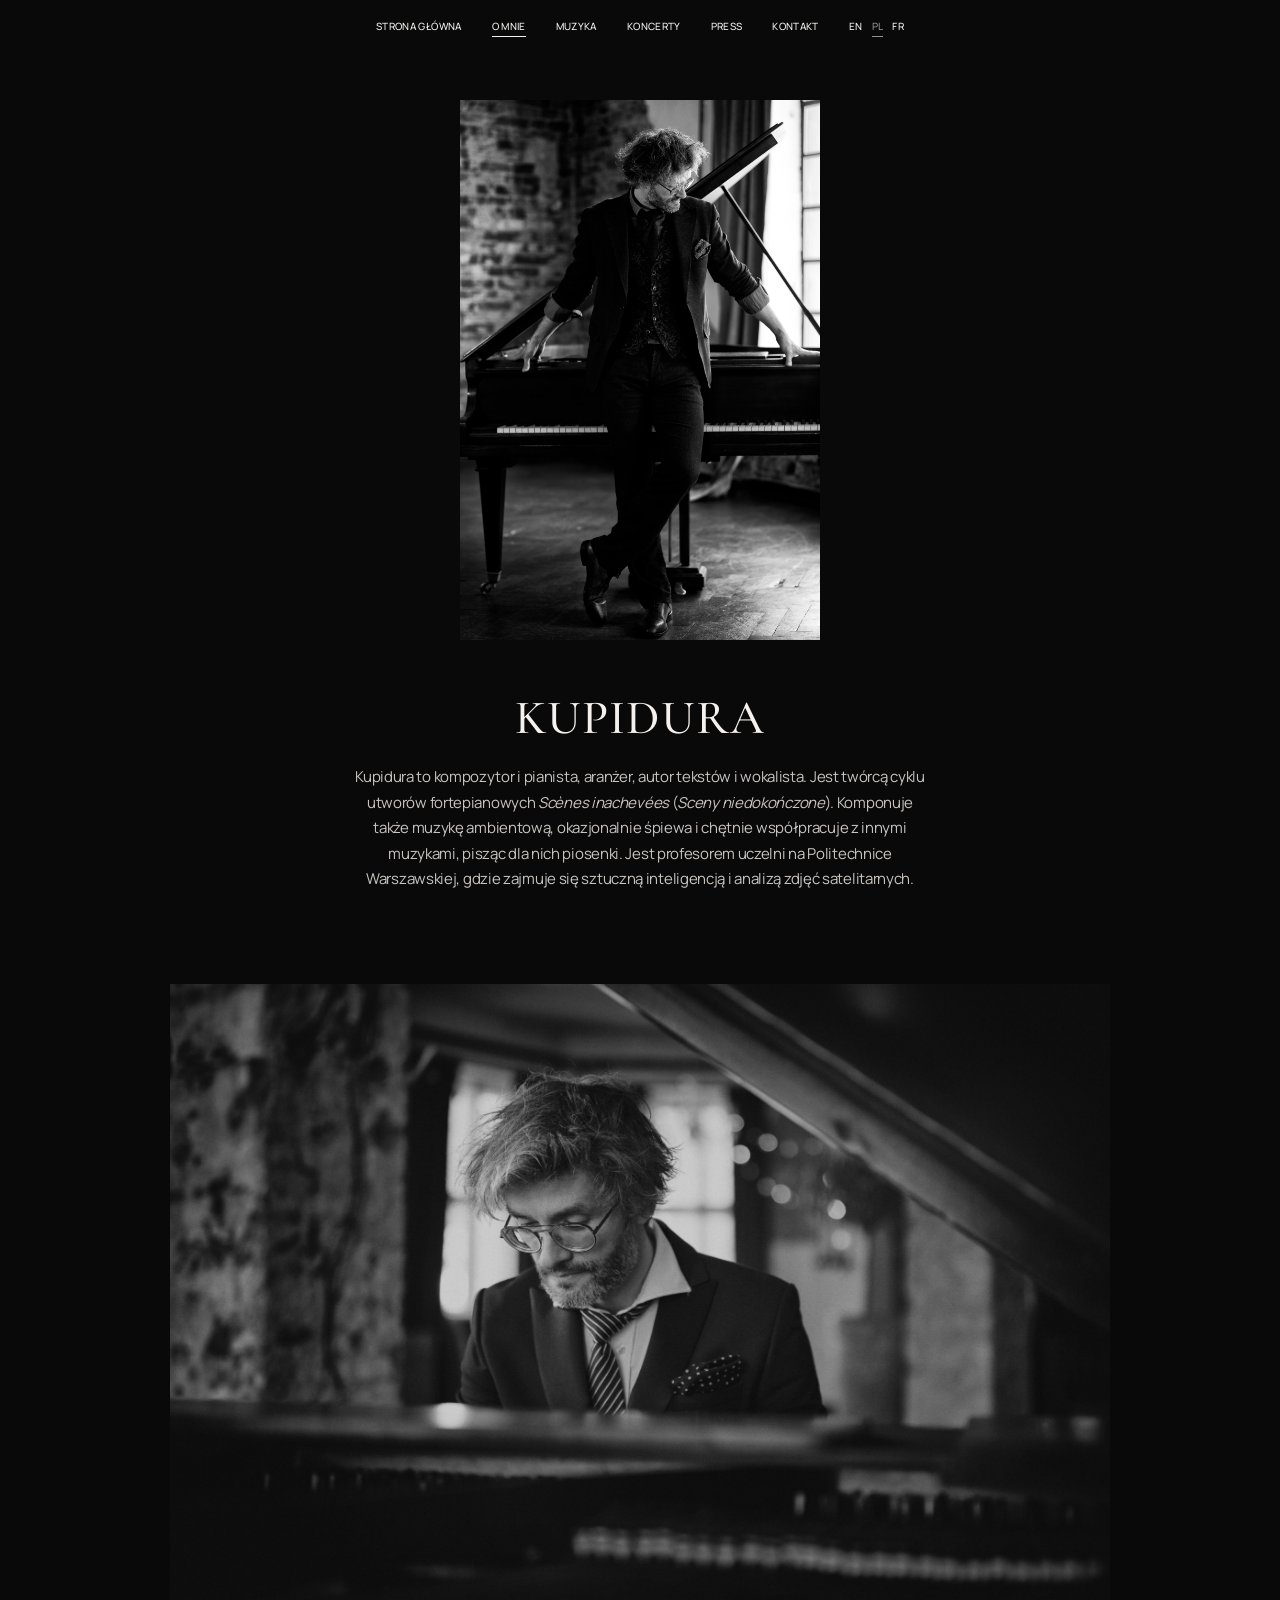
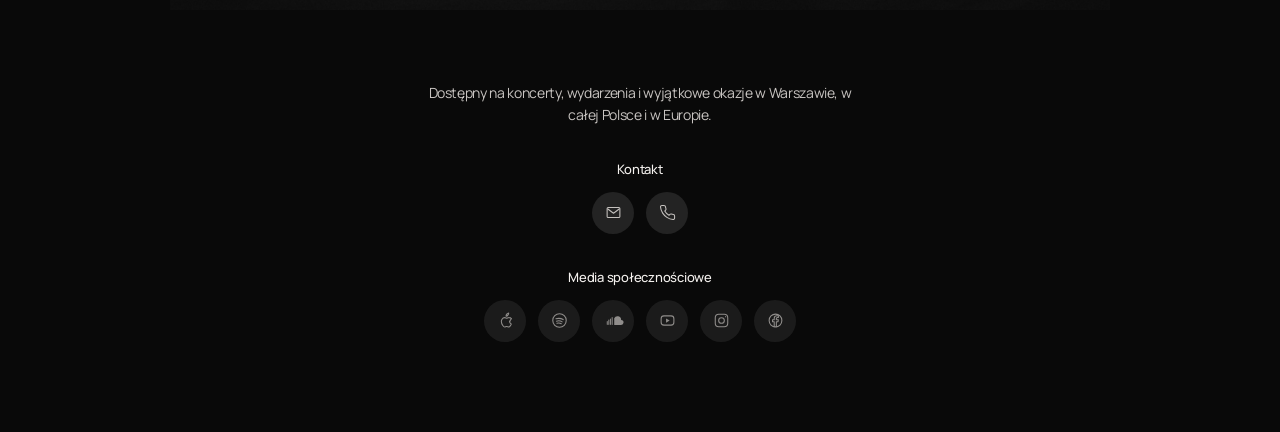
<file: pl/about.html>
<!doctype html>
<html lang="pl" data-theme="dark" data-site-root="../">
  <head>
    <meta charset="utf-8">
    <meta name="viewport" content="width=device-width, initial-scale=1">
    <meta name="theme-color" content="#090909">
    <meta name="description" content="Poznaj Kupidurę — kompozytora, pianistę, aranżera, autora tekstów i wokalistę z Warszawy.">
    <title>O mnie — KUPIDURA</title>

    <link rel="alternate" hreflang="en" href="https://kupidura.music/about.html">
    <link rel="alternate" hreflang="pl" href="https://kupidura.music/pl/about.html">
    <link rel="alternate" hreflang="fr" href="https://kupidura.music/fr/about.html">
    <link rel="alternate" hreflang="x-default" href="https://kupidura.music/about.html">
    <link rel="preconnect" href="https://fonts.googleapis.com">
    <link rel="preconnect" href="https://fonts.gstatic.com" crossorigin>
    <link href="https://fonts.googleapis.com/css2?family=Cormorant+Garamond:wght@400;500;600&family=Manrope:wght@300;400;500;600;700&display=swap" rel="stylesheet">
    <script>
      document.documentElement.classList.add("js");
      try {
        var savedTheme = localStorage.getItem("kupidura-theme");
        if (savedTheme === "light" || savedTheme === "dark") {
          document.documentElement.dataset.theme = savedTheme;
        }
      } catch (error) {}
    </script>
    <link rel="stylesheet" href="../styles.css">
    <script src="../script.js" defer></script>
  </head>
  <body>
    <a class="skip-link" href="#main">Przejdź do treści</a>

    <header class="site-header">
      <nav class="main-nav" aria-label="Menu główne">
        <a class="nav-link" href="index.html#home">STRONA GŁÓWNA</a>
        <a class="nav-link" href="about.html" aria-current="page">O MNIE</a>
        <a class="nav-link" href="index.html#music">MUZYKA</a>
        <a class="nav-link" href="index.html#live">KONCERTY</a>
        <a class="nav-link" href="index.html#press">PRESS</a>
        <a class="nav-link" href="index.html#contact">KONTAKT</a>

        <div class="language-switch" role="group" aria-label="Wersja językowa">
          <a class="nav-link" href="../about.html" hreflang="en" lang="en" aria-label="English version">EN</a>
          <span class="nav-link" lang="pl" aria-current="page">PL</span>
          <a class="nav-link" href="../fr/about.html" hreflang="fr" lang="fr" aria-label="Version française">FR</a>
        </div>
      </nav>
    </header>

    <main class="about-page" id="main">
      <figure class="about-page-photo about-page-photo--top">
        <img
          src="../assets/about/kupidura-standing-at-piano.jpg"
          alt="Kupidura stojący przy fortepianie"
          width="1280"
          height="1920"
          fetchpriority="high"
        >
      </figure>

      <section class="about-page-copy" aria-labelledby="about-page-title">
        <h1 id="about-page-title">KUPIDURA</h1>
        <p>
          Kupidura to kompozytor i pianista, aranżer, autor tekstów i wokalista. Jest twórcą cyklu utworów fortepianowych
          <em>Scènes inachevées</em> (<em>Sceny niedokończone</em>). Komponuje także muzykę ambientową, okazjonalnie śpiewa
          i chętnie współpracuje z innymi muzykami, pisząc dla nich piosenki. Jest profesorem uczelni na Politechnice Warszawskiej,
          gdzie zajmuje się sztuczną inteligencją i analizą zdjęć satelitarnych.
        </p>
      </section>

      <figure class="about-page-photo about-page-photo--bottom">
        <img
          src="../assets/about/kupidura-playing-piano.jpg"
          alt="Kupidura grający na fortepianie"
          width="1920"
          height="1280"
          loading="lazy"
          decoding="async"
        >
      </figure>

      <section class="about-booking" aria-label="Kontakt i media społecznościowe">
        <p class="about-availability">
          Dostępny na koncerty, wydarzenia i wyjątkowe okazje w Warszawie, w całej Polsce i w Europie.
        </p>

        <div class="about-link-group">
          <h2>Kontakt</h2>
          <div class="about-link-row">
            <a class="profile-link" href="mailto:contact@kupidura.music" aria-label="E-mail contact@kupidura.music" title="E-mail">
              <svg viewBox="0 0 24 24" fill="none" stroke="currentColor" stroke-width="1.5" stroke-linecap="round" stroke-linejoin="round" aria-hidden="true">
                <rect x="3" y="5" width="18" height="14" rx="1.5"></rect><path d="m4 7 8 6 8-6"></path>
              </svg>
            </a>
            <a class="profile-link" href="tel:+48660369945" aria-label="Zadzwoń +48 660 369 945" title="Telefon">
              <svg viewBox="0 0 24 24" fill="none" stroke="currentColor" stroke-width="1.5" stroke-linecap="round" stroke-linejoin="round" aria-hidden="true">
                <path d="M22 16.92v3a2 2 0 0 1-2.18 2 19.79 19.79 0 0 1-8.63-3.07 19.5 19.5 0 0 1-6-6A19.79 19.79 0 0 1 2.12 4.18 2 2 0 0 1 4.11 2h3a2 2 0 0 1 2 1.72c.12.96.36 1.9.7 2.79a2 2 0 0 1-.45 2.11L8.09 9.91a16 16 0 0 0 6 6l1.27-1.27a2 2 0 0 1 2.11-.45c.89.34 1.83.58 2.79.7A2 2 0 0 1 22 16.92Z"></path>
              </svg>
            </a>
          </div>
        </div>

        <div class="about-link-group">
          <h2>Media społecznościowe</h2>
          <div class="about-link-row">
            <a class="profile-link" href="#" aria-label="Apple Music — link do uzupełnienia" title="Apple Music" aria-disabled="true" data-inert-link>
              <svg viewBox="0 0 24 24" fill="none" stroke="currentColor" stroke-width="1.5" stroke-linecap="round" stroke-linejoin="round" aria-hidden="true">
                <path d="M15.4 4.4c.7-.8 1.2-1.8 1.1-2.9-1 .1-2 .7-2.7 1.5-.6.7-1.2 1.8-1 2.8 1 .1 2-.5 2.6-1.4Z"></path><path d="M18.6 12.8c0-2.1 1.7-3.1 1.8-3.2-1-1.5-2.6-1.7-3.2-1.7-1.4-.1-2.7.8-3.4.8s-1.8-.8-3-.8c-1.5 0-2.9.9-3.7 2.2-1.6 2.7-.4 6.8 1.1 9 .7 1 1.5 2.1 2.6 2.1 1 0 1.4-.7 2.8-.7s1.8.7 2.9.7 1.8-1 2.5-2c.8-1.1 1.1-2.2 1.1-2.2s-2.5-1-2.5-4.2Z"></path>
              </svg>
            </a>
            <a class="profile-link" href="#" aria-label="Spotify — link do uzupełnienia" title="Spotify" aria-disabled="true" data-inert-link>
              <svg viewBox="0 0 24 24" fill="none" stroke="currentColor" stroke-width="1.5" stroke-linecap="round" aria-hidden="true">
                <circle cx="12" cy="12" r="9.5"></circle><path d="M7 9.6c3.6-1 7.2-.7 10.2 1.1M7.7 12.9c2.9-.8 5.6-.5 8.1 1M8.4 15.9c2.1-.6 4.2-.4 6.1.7"></path>
              </svg>
            </a>
            <a class="profile-link" href="#" aria-label="SoundCloud — link do uzupełnienia" title="SoundCloud" aria-disabled="true" data-inert-link>
              <svg viewBox="0 0 24 24" fill="currentColor" aria-hidden="true">
                <path d="M2.5 13.5v4.2c0 .4.3.7.7.7s.7-.3.7-.7v-4.2c0-.4-.3-.7-.7-.7s-.7.3-.7.7Zm2.2-2.2v6.4c0 .4.3.7.7.7s.7-.3.7-.7v-6.4c0-.4-.3-.7-.7-.7s-.7.3-.7.7Zm2.3-1.4v7.8c0 .4.3.7.7.7s.7-.3.7-.7V9.9c0-.4-.3-.7-.7-.7s-.7.3-.7.7Zm2.4-2v9.8c0 .4.3.7.7.7s.7-.3.7-.7V7.9c0-.4-.3-.7-.7-.7s-.7.3-.7.7ZM13 8.8a5.2 5.2 0 0 1 9.8 2.4 3.6 3.6 0 0 1-.4 7.2H13V8.8Z"></path>
              </svg>
            </a>
            <a class="profile-link" href="#" aria-label="YouTube — link do uzupełnienia" title="YouTube" aria-disabled="true" data-inert-link>
              <svg viewBox="0 0 24 24" fill="none" stroke="currentColor" stroke-width="1.5" stroke-linecap="round" stroke-linejoin="round" aria-hidden="true">
                <rect x="3" y="5.5" width="18" height="13" rx="4"></rect><path d="m10 9 5 3-5 3V9Z" fill="currentColor" stroke="none"></path>
              </svg>
            </a>
            <a class="profile-link" href="#" aria-label="Instagram — link do uzupełnienia" title="Instagram" aria-disabled="true" data-inert-link>
              <svg viewBox="0 0 24 24" fill="none" stroke="currentColor" stroke-width="1.5" stroke-linecap="round" stroke-linejoin="round" aria-hidden="true">
                <rect x="3.2" y="3.2" width="17.6" height="17.6" rx="5"></rect><circle cx="12" cy="12" r="4"></circle><circle cx="17.8" cy="6.6" r=".8" fill="currentColor" stroke="none"></circle>
              </svg>
            </a>
            <a class="profile-link" href="#" aria-label="Facebook — link do uzupełnienia" title="Facebook" aria-disabled="true" data-inert-link>
              <svg viewBox="0 0 24 24" fill="none" stroke="currentColor" stroke-width="1.5" stroke-linecap="round" stroke-linejoin="round" aria-hidden="true">
                <circle cx="12" cy="12" r="9"></circle><path d="M13.2 20.8v-7h2.4l.4-2.8h-2.8V9.2c0-.8.3-1.4 1.4-1.4h1.5V5.3c-.3 0-1.2-.1-2.2-.1-2.2 0-3.7 1.3-3.7 3.8V11H7.8v2.8h2.4v7"></path>
              </svg>
            </a>
          </div>
        </div>
      </section>
    </main>

    <div class="announcement" role="status" aria-live="polite" hidden></div>
  </body>
</html>
</file>
<file: styles.css>
:root {
  color-scheme: dark;
  --page-bg: #090909;
  --page-ink: #f4f1ee;
  --page-muted: #c8c4c1;
  --control-bg: #f4f1ee;
  --control-ink: #111111;
  --hairline: rgba(244, 241, 238, 0.2);
  --logo-filter: invert(1);
  --ease-out: cubic-bezier(0.22, 1, 0.36, 1);
  --tile-bg: #131313;
  --tile-glow: rgba(255, 255, 255, 0.11);
  --tile-cover-bg: #1d1d1d;
  --chip-bg: #232323;
  --chip-ink: #c4c0bd;
}

:root[data-theme="light"] {
  color-scheme: light;
  --page-bg: #ffffff;
  --page-ink: #111111;
  --page-muted: #4c4a48;
  --control-bg: #f1f1f1;
  --control-ink: #111111;
  --hairline: rgba(17, 17, 17, 0.18);
  --logo-filter: none;
  --tile-bg: #f1f1f1;
  --tile-glow: rgba(0, 0, 0, 0.08);
  --tile-cover-bg: #e4e4e4;
  --chip-bg: #dedede;
  --chip-ink: #3f3d3b;
}

* {
  box-sizing: border-box;
}

html {
  scroll-behavior: auto;
  background: var(--page-bg);
  view-transition-name: root;
}

body {
  min-width: 320px;
  margin: 0;
  background: var(--page-bg);
  color: var(--page-ink);
  font-family: "Manrope", Arial, sans-serif;
  -webkit-font-smoothing: antialiased;
  text-rendering: optimizeLegibility;
  transition: background-color 450ms ease, color 450ms ease;
}

button,
a {
  color: inherit;
  font: inherit;
}

button {
  -webkit-tap-highlight-color: transparent;
}

::selection {
  background: var(--page-ink);
  color: var(--page-bg);
}

.skip-link {
  position: absolute;
  z-index: 20;
  top: 12px;
  left: 12px;
  padding: 10px 14px;
  transform: translateY(-160%);
  background: var(--page-ink);
  color: var(--page-bg);
  font-size: 12px;
}

.skip-link:focus {
  transform: translateY(0);
}

.site-header {
  position: sticky;
  z-index: 20;
  top: 0;
  width: 100%;
  padding: 17px 24px 0;
  background: var(--page-bg);
}

.main-nav {
  display: flex;
  justify-content: center;
  align-items: center;
  flex-wrap: wrap;
  gap: clamp(16px, 2.35vw, 30px);
  min-height: 20px;
}

.nav-link {
  position: relative;
  padding: 2px 0 4px;
  color: var(--page-ink);
  font-size: 10px;
  font-weight: 500;
  letter-spacing: 0.035em;
  line-height: 1.4;
  text-decoration: none;
  transition: opacity 250ms ease;
}

.nav-link::after {
  position: absolute;
  right: 0;
  bottom: 0;
  left: 0;
  height: 1px;
  transform: scaleX(0);
  transform-origin: left;
  background: currentColor;
  content: "";
  transition: transform 300ms var(--ease-out);
}

.nav-link:hover,
.nav-link:focus-visible {
  opacity: 0.72;
}

.nav-link:hover::after,
.nav-link:focus-visible::after,
.nav-link[aria-current="page"]::after {
  transform: scaleX(1);
}

.nav-link--future {
  opacity: 0.95;
}

.hero {
  min-height: calc(100svh - 64px);
  padding: 0 24px 42px;
  overflow-x: clip;
  text-align: center;
}

.hero-copy {
  width: min(100%, 560px);
  margin: clamp(28px, 4.8vh, 43px) auto 0;
}

.hero-wordmark {
  width: min(100%, 480px);
  margin: 0 auto;
  line-height: 0;
}

.hero-wordmark img {
  display: block;
  width: 100%;
  height: auto;
  filter: var(--logo-filter);
  transition: filter 450ms ease;
}

.hero-role {
  margin: 5px 0 0;
  color: var(--page-muted);
  font-size: 15px;
  font-weight: 600;
  letter-spacing: -0.035em;
  line-height: 1.35;
}

.hero-location {
  margin: 8px 0 0;
  color: var(--page-ink);
  font-size: 10px;
  font-weight: 700;
  letter-spacing: 0.17em;
  line-height: 1.4;
}

.theme-toggle {
  display: grid;
  width: 34px;
  height: 34px;
  place-items: center;
  margin: 46px auto 0;
  padding: 0;
  border: 0;
  border-radius: 50%;
  background: var(--control-bg);
  color: var(--control-ink);
  cursor: pointer;
  transition: background-color 450ms ease, color 450ms ease, transform 250ms ease;
}

.theme-toggle:hover {
  transform: rotate(-8deg) scale(1.08);
}

.theme-toggle:focus-visible,
.read-more:focus-visible,
.nav-link:focus-visible {
  outline: 2px solid currentColor;
  outline-offset: 5px;
}

.theme-icon,
.theme-icon svg {
  display: block;
  width: 15px;
  height: 15px;
}

.hero-photo {
  position: relative;
  left: 50%;
  width: min(32vw, 380px);
  aspect-ratio: 0.94;
  margin: 48px 0 0;
  overflow: hidden;
  background: #252525;
  clip-path: inset(0 0 0 10%);
  transform: translateX(-55%);
}

.hero-photo img {
  display: block;
  width: 100%;
  height: 100%;
  object-fit: cover;
  object-position: 50% 100%;
  transform: scale(1.17);
}

.js [data-scroll-motion] {
  translate: 0 var(--scroll-motion-y, 0px);
  will-change: translate;
}

.about {
  padding: 0 24px clamp(60px, 8vh, 90px);
  text-align: center;
}

.about-copy {
  width: min(100%, 370px);
  margin: 0 auto;
}

.about-copy h2 {
  margin: 0 0 15px;
  color: var(--page-ink);
  font-family: "Cormorant Garamond", Georgia, serif;
  font-size: 25px;
  font-weight: 600;
  letter-spacing: -0.015em;
  line-height: 1;
}

.about-summary {
  margin: 0;
  color: var(--page-muted);
  font-size: 14px;
  font-weight: 400;
  letter-spacing: -0.035em;
  line-height: 1.3;
}

.read-more {
  display: inline-block;
  margin: 22px 0 0;
  padding: 3px 0;
  border: 0;
  background: transparent;
  color: var(--page-ink);
  cursor: pointer;
  font-size: 10px;
  font-weight: 600;
  letter-spacing: 0.025em;
  line-height: 1.5;
  text-decoration: none;
  transition: opacity 250ms ease;
}

.read-more:hover {
  opacity: 0.62;
}

/* ---------- MUSIC ---------- */
.about,
.music {
  scroll-margin-top: clamp(32px, 8vh, 64px);
}

/* ---------- ABOUT page ---------- */
.about-page {
  width: min(100%, 1160px);
  margin: 0 auto;
  padding: clamp(42px, 7vh, 76px) 24px clamp(72px, 10vh, 112px);
  text-align: center;
}

.about-page-photo {
  overflow: hidden;
  margin: 0 auto;
  background: #202020;
}

.about-page-photo img {
  display: block;
  width: 100%;
  height: 100%;
  object-fit: cover;
  filter: grayscale(1);
}

.about-page-photo--top {
  width: min(100%, 360px);
  aspect-ratio: 2 / 3;
}

.about-page-copy {
  width: min(100%, 660px);
  margin: clamp(36px, 6vh, 58px) auto 0;
}

.about-page-copy h1 {
  margin: 0;
  color: var(--page-ink);
  font-family: "Cormorant Garamond", Georgia, serif;
  font-size: clamp(34px, 5vw, 48px);
  font-weight: 500;
  letter-spacing: 0.025em;
  line-height: 1;
}

.about-page-copy p {
  width: min(100%, 570px);
  margin: 22px auto 0;
  color: var(--page-muted);
  font-size: 15px;
  font-weight: 400;
  letter-spacing: -0.02em;
  line-height: 1.7;
}

.about-page-photo--bottom {
  width: min(100%, 940px);
  aspect-ratio: 3 / 2;
  margin: clamp(54px, 8vw, 92px) auto clamp(44px, 7vw, 72px);
}

.about-booking {
  width: min(100%, 560px);
  margin: 0 auto;
}

.about-availability {
  width: min(100%, 430px);
  margin: 0 auto;
  color: var(--page-muted);
  font-size: 14px;
  font-weight: 400;
  letter-spacing: -0.025em;
  line-height: 1.55;
}

.about-link-group h2 {
  margin: 34px 0 14px;
  color: var(--page-ink);
  font-size: 13px;
  font-weight: 500;
  letter-spacing: -0.02em;
  line-height: 1.4;
}

.about-link-row {
  display: flex;
  justify-content: center;
  flex-wrap: wrap;
  gap: 12px;
}

.profile-link {
  display: grid;
  width: 42px;
  height: 42px;
  place-items: center;
  border: 1px solid transparent;
  border-radius: 50%;
  background: var(--chip-bg);
  color: var(--chip-ink);
  text-decoration: none;
  transition: background-color 250ms ease, color 250ms ease, transform 250ms ease;
}

.profile-link svg {
  display: block;
  width: 17px;
  height: 17px;
  overflow: visible;
}

.profile-link:hover,
.profile-link:focus-visible {
  transform: translateY(-1px);
  background: var(--page-ink);
  color: var(--page-bg);
}

.profile-link:focus-visible {
  outline: 2px solid currentColor;
  outline-offset: 3px;
}

.profile-link[aria-disabled="true"] {
  cursor: default;
  opacity: 0.72;
}

.profile-link[aria-disabled="true"]:hover {
  transform: none;
  background: var(--chip-bg);
  color: var(--chip-ink);
}

.music {
  padding: 0 24px clamp(60px, 8vh, 90px);
  text-align: center;
}

.music-copy {
  width: min(100%, 640px);
  margin: 0 auto;
}

.music-copy h2 {
  margin: 0 0 28px;
  color: var(--page-ink);
  font-family: "Cormorant Garamond", Georgia, serif;
  font-size: 25px;
  font-weight: 600;
  letter-spacing: -0.015em;
  line-height: 1;
}

.track-grid {
  display: grid;
  grid-template-columns: repeat(3, minmax(0, 1fr));
  gap: 10px;
  margin: 0;
  padding: 0;
  list-style: none;
}

.track {
  position: relative;
  display: flex;
  flex-direction: column;
  background: var(--tile-bg);
}

.track-grid[hidden],
.load-more[hidden] {
  display: none !important;
}

.track-grid--extra {
  margin-top: 42px;
}

.track::after {
  position: absolute;
  inset: 0;
  background: linear-gradient(to bottom, transparent 58%, var(--tile-glow));
  content: "";
  opacity: 0;
  pointer-events: none;
  transition: opacity 450ms ease;
}

.track-main {
  position: relative;
  z-index: 1;
  display: block;
  width: 100%;
  margin: 0;
  padding: 4px 4px 0;
  border: 0;
  background: transparent;
  color: var(--page-ink);
  cursor: pointer;
  text-align: center;
  -webkit-tap-highlight-color: transparent;
}

.track-main:focus-visible {
  outline: 2px solid currentColor;
  outline-offset: -2px;
}

.track-cover {
  position: relative;
  display: block;
  aspect-ratio: 1;
  overflow: hidden;
  background: var(--tile-cover-bg);
}

.track-cover img {
  display: block;
  width: 100%;
  height: 100%;
  object-fit: cover;
  filter: grayscale(1);
  transition: filter 550ms ease;
}

.track-title {
  display: block;
  padding: 10px 6px 8px;
  font-size: 12px;
  font-weight: 600;
  letter-spacing: -0.01em;
  line-height: 1.3;
}

.track-credit {
  display: block;
  padding: 0 6px 9px;
  color: var(--page-muted);
  font-size: 10px;
  font-weight: 400;
  letter-spacing: 0;
  line-height: 1.35;
}

.track-item {
  min-width: 0;
}

.track-category {
  display: block;
  margin: 0 0 8px;
  color: var(--page-ink);
  font: inherit;
  text-align: center;
}

.load-more {
  display: inline-block;
  margin-top: 24px;
  padding: 10px 20px;
  border: 1px solid var(--hairline);
  background: transparent;
  color: var(--page-ink);
  cursor: pointer;
  font-size: 10px;
  font-weight: 600;
  letter-spacing: 0.12em;
  transition: background-color 250ms ease, color 250ms ease, border-color 250ms ease;
}

.load-more:hover,
.load-more:focus-visible {
  border-color: var(--page-ink);
  background: var(--page-ink);
  color: var(--page-bg);
}

.load-more:focus-visible {
  outline: 2px solid var(--page-ink);
  outline-offset: 3px;
}

.track-links {
  position: relative;
  z-index: 1;
  display: flex;
  justify-content: center;
  gap: 8px;
  padding: 0 0 13px;
}

.stream-link {
  display: grid;
  width: 26px;
  height: 26px;
  place-items: center;
  border-radius: 50%;
  background: var(--chip-bg);
  color: var(--chip-ink);
  text-decoration: none;
  transition: background-color 250ms ease, color 250ms ease, transform 250ms ease;
}

.stream-link::before {
  width: 14px;
  height: 14px;
  background: currentColor;
  content: "";
  -webkit-mask-position: center;
  mask-position: center;
  -webkit-mask-repeat: no-repeat;
  mask-repeat: no-repeat;
  -webkit-mask-size: contain;
  mask-size: contain;
}

.stream-link[data-platform="spotify"]::before {
  -webkit-mask-image: url("data:image/svg+xml,%3Csvg xmlns='http://www.w3.org/2000/svg' viewBox='0 0 24 24' fill='none' stroke='black' stroke-width='1.7' stroke-linecap='round'%3E%3Ccircle cx='12' cy='12' r='9.5'/%3E%3Cpath d='M7 9.6c3.6-1 7.2-.7 10.2 1.1M7.7 12.9c2.9-.8 5.6-.5 8.1 1M8.4 15.9c2.1-.6 4.2-.4 6.1.7'/%3E%3C/svg%3E");
  mask-image: url("data:image/svg+xml,%3Csvg xmlns='http://www.w3.org/2000/svg' viewBox='0 0 24 24' fill='none' stroke='black' stroke-width='1.7' stroke-linecap='round'%3E%3Ccircle cx='12' cy='12' r='9.5'/%3E%3Cpath d='M7 9.6c3.6-1 7.2-.7 10.2 1.1M7.7 12.9c2.9-.8 5.6-.5 8.1 1M8.4 15.9c2.1-.6 4.2-.4 6.1.7'/%3E%3C/svg%3E");
}

.stream-link[data-platform="apple-music"]::before {
  -webkit-mask-image: url("data:image/svg+xml,%3Csvg xmlns='http://www.w3.org/2000/svg' viewBox='0 0 24 24' fill='black' stroke='black' stroke-width='1.7' stroke-linecap='round' stroke-linejoin='round'%3E%3Cpath fill='none' d='M9.2 17.4V6.6l9-1.9v10.8'/%3E%3Ccircle cx='7.2' cy='17.6' r='2.2'/%3E%3Ccircle cx='16.2' cy='15.6' r='2.2'/%3E%3C/svg%3E");
  mask-image: url("data:image/svg+xml,%3Csvg xmlns='http://www.w3.org/2000/svg' viewBox='0 0 24 24' fill='black' stroke='black' stroke-width='1.7' stroke-linecap='round' stroke-linejoin='round'%3E%3Cpath fill='none' d='M9.2 17.4V6.6l9-1.9v10.8'/%3E%3Ccircle cx='7.2' cy='17.6' r='2.2'/%3E%3Ccircle cx='16.2' cy='15.6' r='2.2'/%3E%3C/svg%3E");
}

.stream-link[data-platform="tidal"]::before {
  -webkit-mask-image: url("data:image/svg+xml,%3Csvg xmlns='http://www.w3.org/2000/svg' viewBox='0 0 24 24' fill='black'%3E%3Cpath d='M4.6 5.7L7.8999999999999995 9L4.6 12.3L1.2999999999999998 9ZM12 5.7L15.3 9L12 12.3L8.7 9ZM19.4 5.7L22.7 9L19.4 12.3L16.099999999999998 9ZM12 13.099999999999998L15.3 16.4L12 19.7L8.7 16.4Z'/%3E%3C/svg%3E");
  mask-image: url("data:image/svg+xml,%3Csvg xmlns='http://www.w3.org/2000/svg' viewBox='0 0 24 24' fill='black'%3E%3Cpath d='M4.6 5.7L7.8999999999999995 9L4.6 12.3L1.2999999999999998 9ZM12 5.7L15.3 9L12 12.3L8.7 9ZM19.4 5.7L22.7 9L19.4 12.3L16.099999999999998 9ZM12 13.099999999999998L15.3 16.4L12 19.7L8.7 16.4Z'/%3E%3C/svg%3E");
}

.stream-link[data-platform="youtube-music"]::before {
  -webkit-mask-image: url("data:image/svg+xml,%3Csvg xmlns='http://www.w3.org/2000/svg' viewBox='0 0 24 24' fill='none' stroke='black' stroke-width='1.7'%3E%3Ccircle cx='12' cy='12' r='9.5'/%3E%3Cpath fill='black' stroke='none' d='M10 8.4v7.2l6-3.6z'/%3E%3C/svg%3E");
  mask-image: url("data:image/svg+xml,%3Csvg xmlns='http://www.w3.org/2000/svg' viewBox='0 0 24 24' fill='none' stroke='black' stroke-width='1.7'%3E%3Ccircle cx='12' cy='12' r='9.5'/%3E%3Cpath fill='black' stroke='none' d='M10 8.4v7.2l6-3.6z'/%3E%3C/svg%3E");
}

.stream-link:hover,
.stream-link:focus-visible {
  background: var(--page-ink);
  color: var(--page-bg);
  transform: translateY(-1px);
}

.stream-link:focus-visible {
  outline: 2px solid currentColor;
  outline-offset: 3px;
}

/* Linki jeszcze bez adresu (href="#"): przygaszone i nieaktywne. */
.stream-link[href="#"] {
  opacity: 0.45;
  cursor: default;
}

.stream-link[href="#"]:hover {
  background: var(--chip-bg);
  color: var(--chip-ink);
  transform: none;
}

/* Gramofon: plyta + ramie */
.vinyl {
  position: absolute;
  right: 3%;
  bottom: 4%;
  width: 40%;
  aspect-ratio: 1;
  filter: drop-shadow(0 2px 5px rgba(0, 0, 0, 0.5));
  pointer-events: none;
}

.vinyl svg {
  display: block;
  width: 100%;
  height: 100%;
  overflow: visible;
}

.vinyl-disc {
  transform-box: view-box;
  transform-origin: 28px 36px;
  animation: vinyl-spin 2.4s linear infinite;
  animation-play-state: paused;
}

.vinyl-arm {
  transform-box: view-box;
  transform-origin: 58px 12px;
  transition: transform 700ms var(--ease-out);
}

.track.is-playing .vinyl-disc {
  animation-play-state: running;
}

.track.is-playing .vinyl-arm {
  transform: rotate(24deg);
}

@keyframes vinyl-spin {
  to { transform: rotate(360deg); }
}

@media (hover: hover) {
  .track:hover::after {
    opacity: 1;
  }

  .track:hover .track-cover img,
  .track.is-playing .track-cover img {
    filter: grayscale(0);
  }
}

/* Dotyk nie ma hovera: gra = kolor. */
@media (hover: none) {
  .track.is-playing .track-cover img {
    filter: grayscale(0);
  }
}

.track:has(:focus-visible) .track-cover img {
  filter: grayscale(0);
}

@media (max-width: 560px) {
  .music {
    padding: 0 18px 64px;
  }

  .music-copy h2 {
    font-size: 24px;
  }

.track-grid {
    grid-template-columns: repeat(2, minmax(0, 1fr));
  }
}

.live-section,
.press-section,
.site-footer {
  scroll-margin-top: 64px;
}

.live-section {
  padding: 0 24px clamp(90px, 12vh, 130px);
  text-align: center;
}

.press-section {
  padding: 0 24px clamp(56px, 7vh, 76px);
  text-align: center;
}

.section-panel {
  width: min(100%, 580px);
  margin: 0 auto;
}

.section-title {
  margin: 0;
  color: var(--page-ink);
  font-family: "Cormorant Garamond", Georgia, serif;
  font-size: 25px;
  font-weight: 600;
  letter-spacing: -0.015em;
  line-height: 1;
}

.event-list {
  margin-top: 54px;
}

.live-event {
  display: grid;
  grid-template-columns: minmax(0, 1.85fr) minmax(112px, 0.9fr) minmax(88px, 0.65fr);
  gap: 18px;
  align-items: center;
  padding: 21px 18px;
  border-bottom: 1px solid var(--hairline);
  text-align: left;
}

.event-description h3 {
  margin: 0;
  color: var(--page-ink);
  font-size: 14px;
  font-weight: 600;
  letter-spacing: -0.025em;
  line-height: 1.35;
}

.event-description p {
  margin: 3px 0 0;
  color: var(--page-muted);
  font-size: 13px;
  font-weight: 400;
  letter-spacing: -0.02em;
  line-height: 1.4;
}

.event-schedule {
  display: flex;
  flex-direction: column;
  gap: 3px;
  color: var(--page-ink);
  font-size: 13px;
  font-weight: 600;
  line-height: 1.4;
}

.event-schedule span {
  color: var(--page-muted);
  font-weight: 400;
}

.event-more {
  justify-self: center;
  color: var(--page-ink);
  font-size: 11px;
  font-weight: 700;
  letter-spacing: -0.01em;
  text-decoration: none;
  transition: opacity 250ms ease;
}

.event-more:hover,
.event-more:focus-visible {
  opacity: 0.62;
}

.press-intro {
  width: min(100%, 390px);
  margin: 20px auto 0;
  color: var(--page-muted);
  font-size: 14px;
  font-weight: 400;
  letter-spacing: -0.025em;
  line-height: 1.45;
}

.press-actions {
  display: grid;
  grid-template-columns: repeat(2, minmax(0, 1fr));
  gap: 10px;
  margin: 49px auto 0;
}

.press-action {
  display: flex;
  min-height: 43px;
  justify-content: center;
  align-items: center;
  padding: 10px 14px;
  background: var(--tile-bg);
  color: var(--page-ink);
  font-size: 10px;
  font-weight: 600;
  letter-spacing: 0.015em;
  line-height: 1.25;
  text-align: center;
  text-decoration: none;
  transition: background-color 250ms ease, color 250ms ease;
}

.press-action[aria-disabled="true"] {
  cursor: default;
}

.press-action:not([aria-disabled="true"]):hover,
.press-action:not([aria-disabled="true"]):focus-visible {
  background: var(--page-ink);
  color: var(--page-bg);
}

.press-photo {
  width: min(100%, 220px);
  margin: 36px auto 0;
}

.press-photo img {
  display: block;
  width: 100%;
  height: auto;
  object-fit: contain;
  filter: grayscale(1);
}

.site-footer {
  padding: 0 24px 96px;
  text-align: center;
}

.site-footer > h2 {
  margin: 18px 0 0;
  color: var(--page-ink);
  font-family: "Cormorant Garamond", Georgia, serif;
  font-size: 34px;
  font-weight: 500;
  letter-spacing: 0.015em;
  line-height: 1;
}

.footer-intro {
  width: min(100%, 370px);
  margin: 16px auto 0;
  color: var(--page-muted);
  font-size: 14px;
  font-weight: 400;
  letter-spacing: -0.025em;
  line-height: 1.5;
}

.footer-link-group h3 {
  margin: 34px 0 14px;
  color: var(--page-muted);
  font-size: 13px;
  font-weight: 500;
  letter-spacing: -0.02em;
  line-height: 1.4;
}

.footer-social-group h3 {
  margin-top: 28px;
}

.footer-link-group .about-link-row {
  gap: 12px;
}

.footer-copyright {
  margin: 48px 0 0;
  color: var(--page-muted);
  font-size: 9px;
  font-weight: 400;
  letter-spacing: 0.04em;
  line-height: 1.4;
  opacity: 0.58;
}

@media (max-width: 700px) {
  .live-section {
    padding-right: 18px;
    padding-left: 18px;
  }

  .press-section {
    padding-right: 18px;
    padding-left: 18px;
  }

  .live-event {
    grid-template-columns: minmax(0, 1fr) auto;
    gap: 10px 14px;
    padding: 18px 4px;
  }

  .event-description h3 {
    font-size: 12px;
  }

  .event-description p,
  .event-schedule {
    font-size: 11px;
  }

  .event-more {
    grid-column: 1 / -1;
    justify-self: end;
  }

  .press-actions {
    gap: 8px;
    margin-top: 38px;
  }

  .press-action {
    min-height: 42px;
    padding: 9px 8px;
    font-size: 9px;
  }

  .site-footer {
    padding-right: 18px;
    padding-bottom: 76px;
    padding-left: 18px;
  }
}

.announcement {
  position: fixed;
  z-index: 10;
  right: 18px;
  bottom: 18px;
  max-width: calc(100vw - 36px);
  padding: 12px 16px;
  border: 1px solid var(--hairline);
  background: var(--page-bg);
  color: var(--page-ink);
  font-size: 12px;
  letter-spacing: 0.015em;
  box-shadow: 0 8px 36px rgba(0, 0, 0, 0.15);
}

html.theme-changing *,
html.theme-changing *::before,
html.theme-changing *::after {
  transition: none !important;
}

::view-transition-old(root) {
  animation: none;
  z-index: 1;
}

::view-transition-new(root) {
  animation: theme-circle-reveal 850ms var(--ease-out) both;
  z-index: 2;
}

@keyframes theme-circle-reveal {
  from {
    clip-path: circle(0 at var(--theme-reveal-x, 50vw) var(--theme-reveal-y, 50vh));
  }
  to {
    clip-path: circle(var(--theme-reveal-radius, 150vmax) at var(--theme-reveal-x, 50vw) var(--theme-reveal-y, 50vh));
  }
}

html.js [data-reveal] {
  opacity: 0;
  transform: translateY(22px);
  transition: opacity 900ms ease, transform 1100ms var(--ease-out);
}

html.js [data-reveal].is-visible {
  opacity: 1;
  transform: translateY(0);
}

.js .hero-wordmark {
  animation: enter-from-above 1250ms 80ms var(--ease-out) both;
}

.js .hero-role {
  animation: text-rise 1100ms 260ms var(--ease-out) both;
}

.js .hero-location {
  animation: text-rise 1100ms 380ms var(--ease-out) both;
}

.js .theme-toggle {
  animation: enter-from-below 1100ms 390ms var(--ease-out) both;
}

.js .hero-photo {
  animation: portrait-settle 1700ms 140ms var(--ease-out) both;
  animation-play-state: paused;
  transform-origin: center center;
}

.js .hero-photo.is-ready {
  animation-play-state: running;
}

.js .main-nav > * {
  animation: nav-enter 900ms var(--ease-out) backwards;
  animation-delay: calc(60ms + var(--nav-i, 0) * 80ms);
}

.js .main-nav > :nth-child(1) { --nav-i: 0; }
.js .main-nav > :nth-child(2) { --nav-i: 1; }
.js .main-nav > :nth-child(3) { --nav-i: 2; }
.js .main-nav > :nth-child(4) { --nav-i: 3; }
.js .main-nav > :nth-child(5) { --nav-i: 4; }
.js .main-nav > :nth-child(6) { --nav-i: 5; }
.js .main-nav > :nth-child(7) { --nav-i: 6; }
.js .main-nav > :nth-child(8) { --nav-i: 7; }
.js .main-nav > :nth-child(9) { --nav-i: 8; }
.js .main-nav > :nth-child(10) { --nav-i: 9; }
.js .main-nav > :nth-child(11) { --nav-i: 10; }
.js .main-nav > :nth-child(12) { --nav-i: 11; }

@keyframes enter-from-above {
  from { opacity: 0; transform: translate3d(0, -14px, 0); }
  to { opacity: 1; transform: translate3d(0, 0, 0); }
}

@keyframes text-rise {
  from { opacity: 0; transform: translate3d(0, 20px, 0); }
  to { opacity: 1; transform: translate3d(0, 0, 0); }
}

/* Tylko "from": koncowy stan to zwykle style linku (hover, opacity), bez skoku. */
@keyframes nav-enter {
  from { opacity: 0; transform: translate3d(0, -14px, 0); }
}

@keyframes enter-from-below {
  from { opacity: 0; transform: translate3d(0, 8px, 0); }
  to { opacity: 1; transform: translate3d(0, 0, 0); }
}

@keyframes portrait-settle {
  from { opacity: 0; transform: translateX(-55%) scale(1.2); }
  to { opacity: 1; transform: translateX(-55%) scale(1); }
}

@media (max-width: 700px) {
  .site-header {
    padding: 18px 14px 0;
  }

  .main-nav {
    gap: 12px 16px;
  }

  .nav-link {
    font-size: 9px;
    letter-spacing: 0.025em;
  }

  .hero {
    min-height: calc(100svh - 52px);
    padding: 0 18px 40px;
  }

  .hero-copy {
    margin-top: 36px;
  }

  .hero-wordmark {
    width: min(88vw, 410px);
  }

  .hero-role {
    margin-top: 4px;
    font-size: 14px;
  }

  .hero-location {
    margin-top: 7px;
    font-size: 9px;
  }

  .theme-toggle {
    margin-top: 37px;
  }

  .hero-photo {
    width: min(83vw, 380px);
    margin-top: 39px;
  }

  .about {
    padding: 0 20px 68px;
  }

  .about-copy {
    width: min(100%, 360px);
    margin-top: 0;
  }

  .about-copy h2 {
    font-size: 24px;
  }

  .about-summary {
    font-size: 13px;
  }

  .about-page {
    padding: 38px 18px 70px;
  }

  .about-page-photo--top {
    width: min(82vw, 340px);
  }

  .about-page-copy {
    margin-top: 36px;
  }

  .about-page-copy p {
    font-size: 14px;
  }

  .about-page-photo--bottom {
    width: 100%;
    aspect-ratio: 4 / 3;
    margin: 52px auto 42px;
  }

  .about-link-group h2 {
    margin-top: 30px;
  }

  .about-link-row {
    gap: 10px;
  }
}

@media (max-width: 360px) {
  .main-nav {
    gap: 10px 12px;
  }

  .nav-link {
    font-size: 8px;
  }

  .hero-photo {
    width: min(85vw, 340px);
  }
}

@media (prefers-reduced-motion: reduce) {
  *,
  *::before,
  *::after {
    scroll-behavior: auto !important;
    animation-duration: 0.01ms !important;
    animation-delay: 0ms !important;
    animation-iteration-count: 1 !important;
    transition-duration: 0.01ms !important;
  }

  html.js [data-reveal] {
    opacity: 1;
    transform: none;
  }

  .js [data-scroll-motion] {
    translate: none !important;
    will-change: auto;
  }

  ::view-transition-old(root),
  ::view-transition-new(root) {
    animation: none !important;
  }
}


/* Language switch */
.language-switch {
  display: inline-flex;
  align-items: center;
  gap: 9px;
}

.language-switch .nav-link[aria-current="page"] {
  opacity: 0.58;
}
</file>
